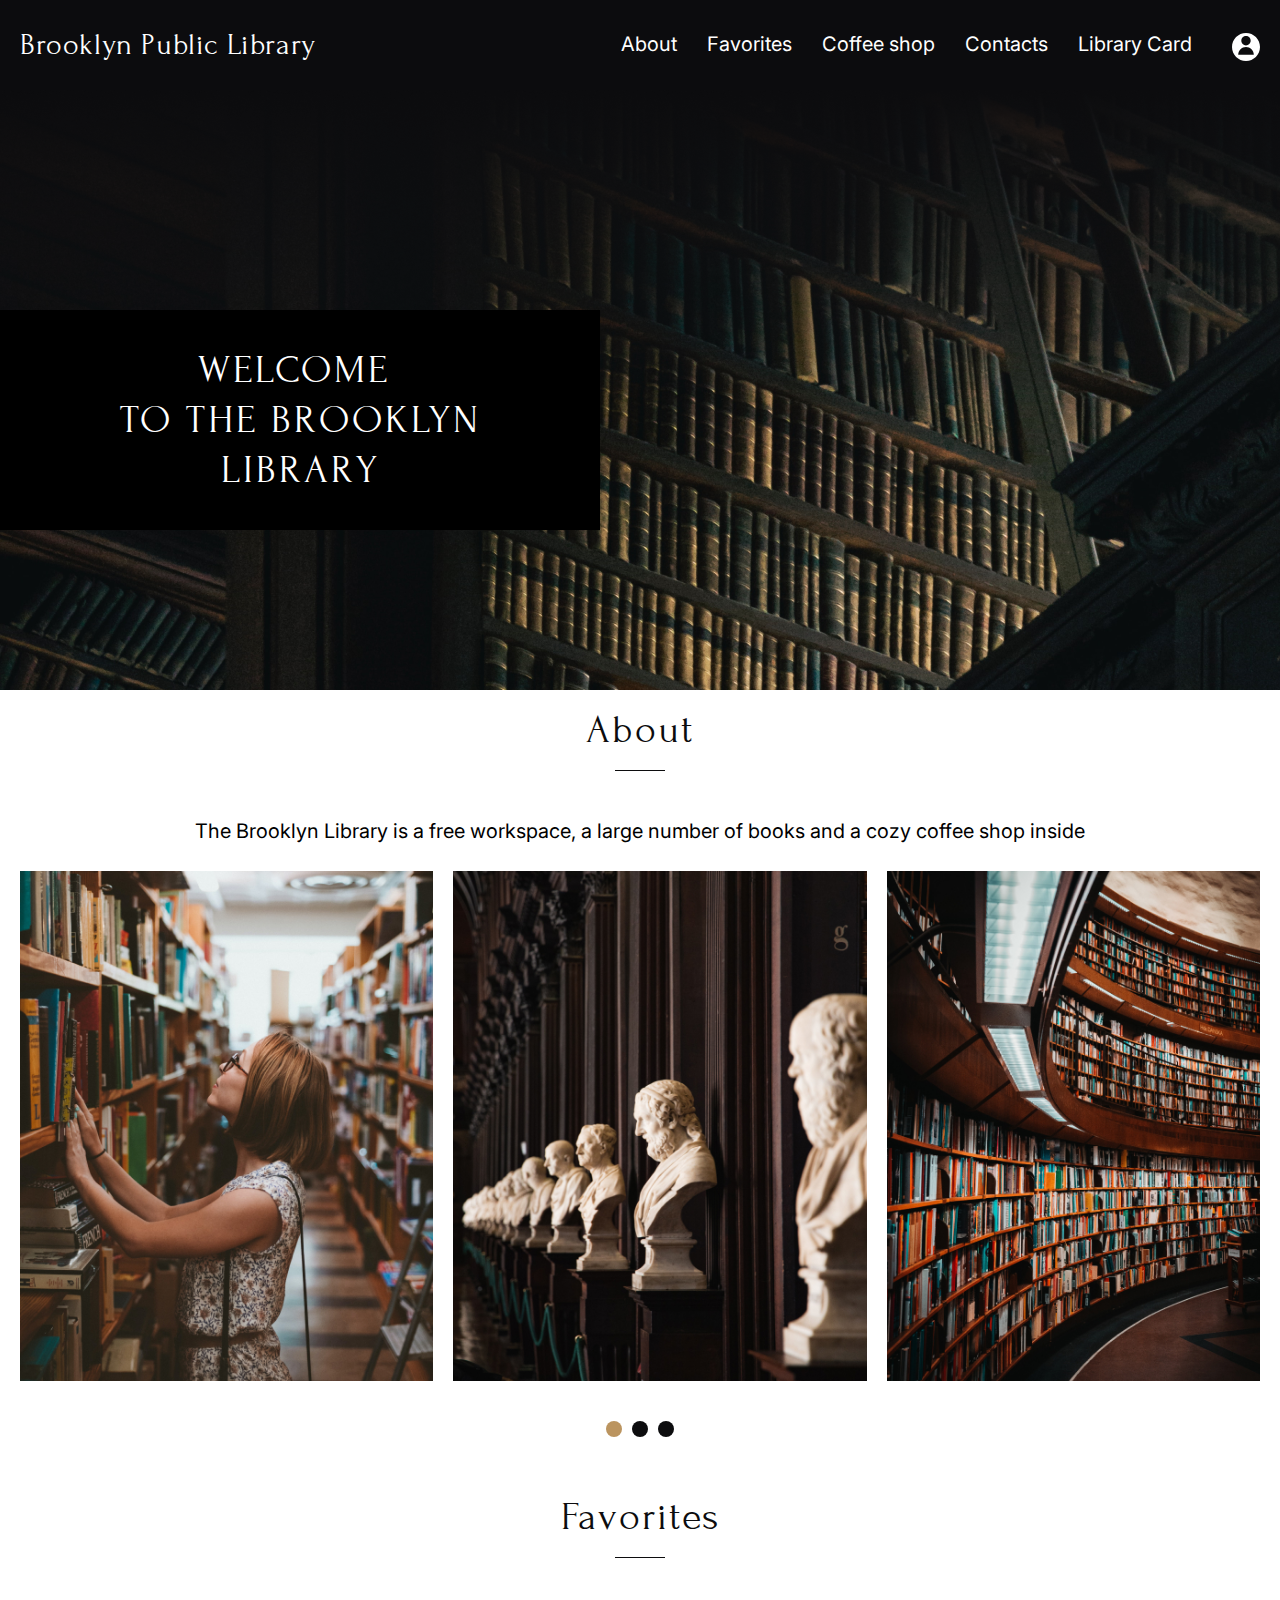
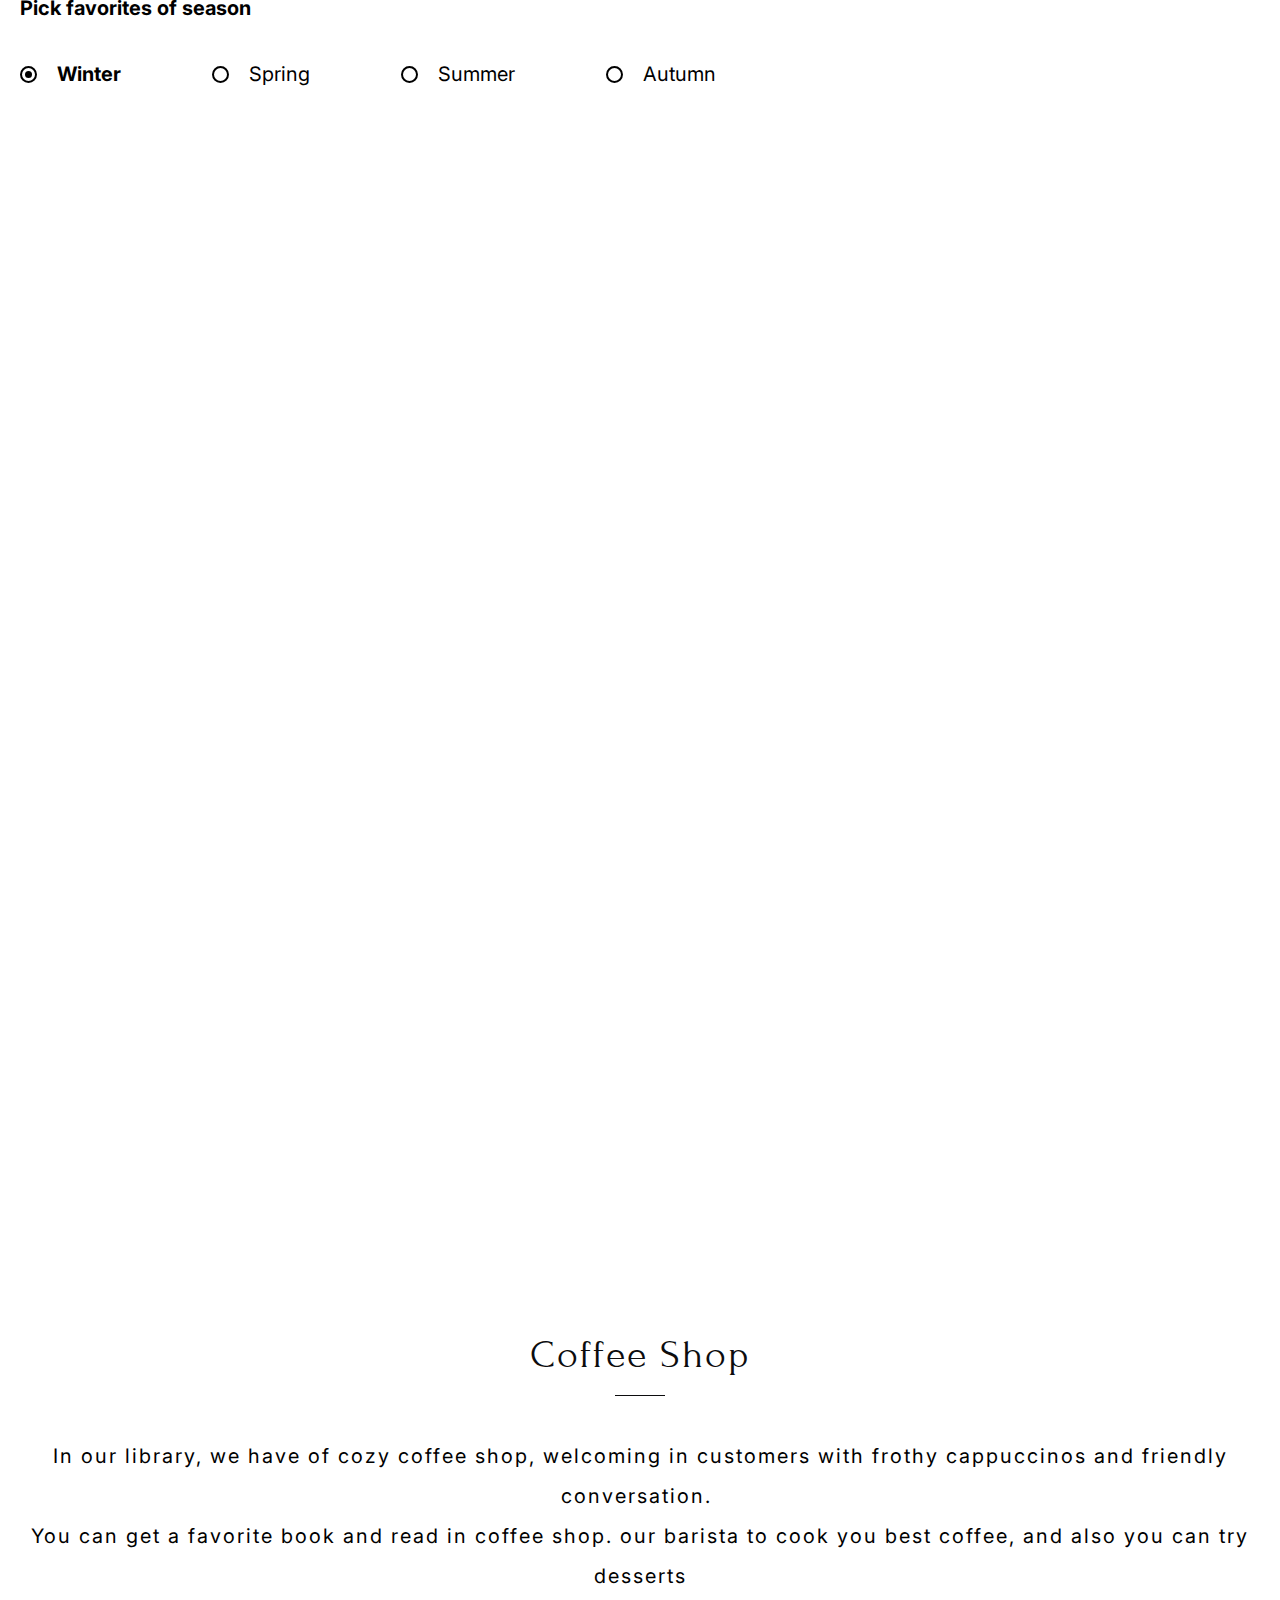
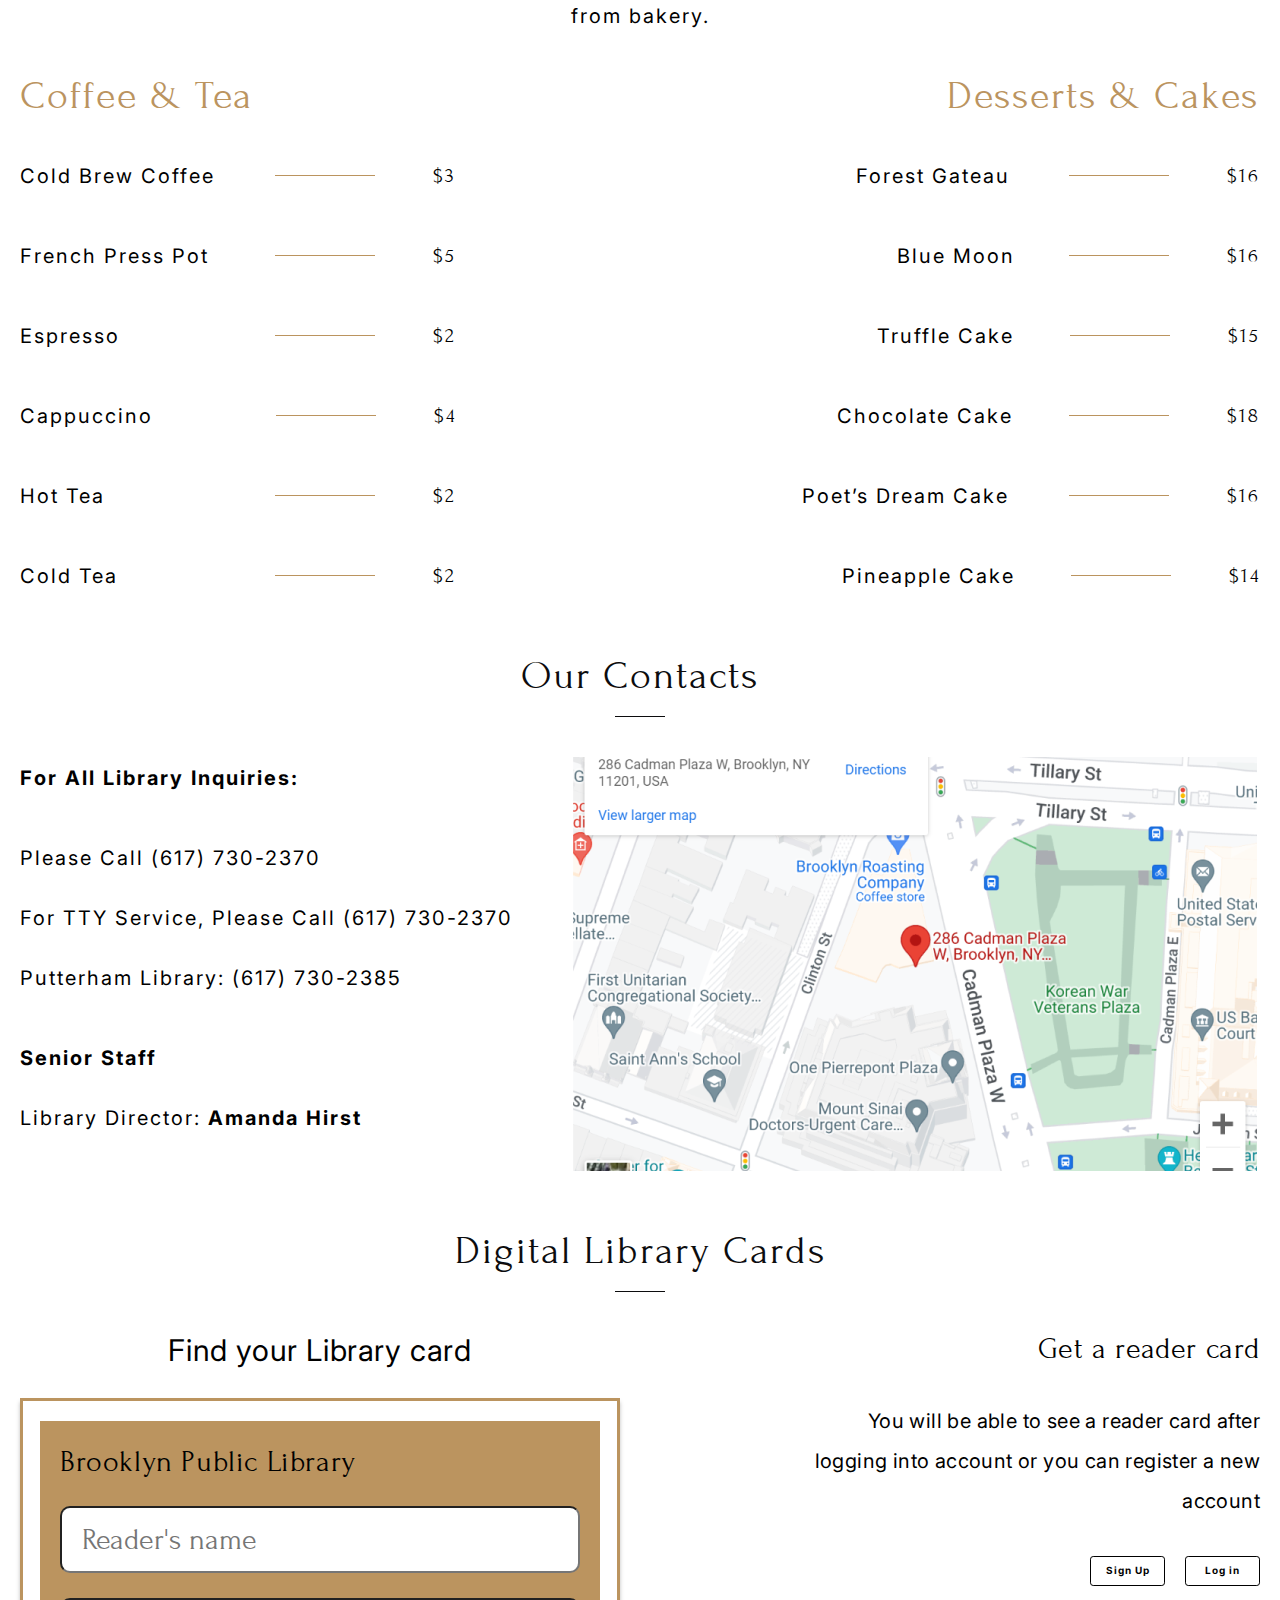
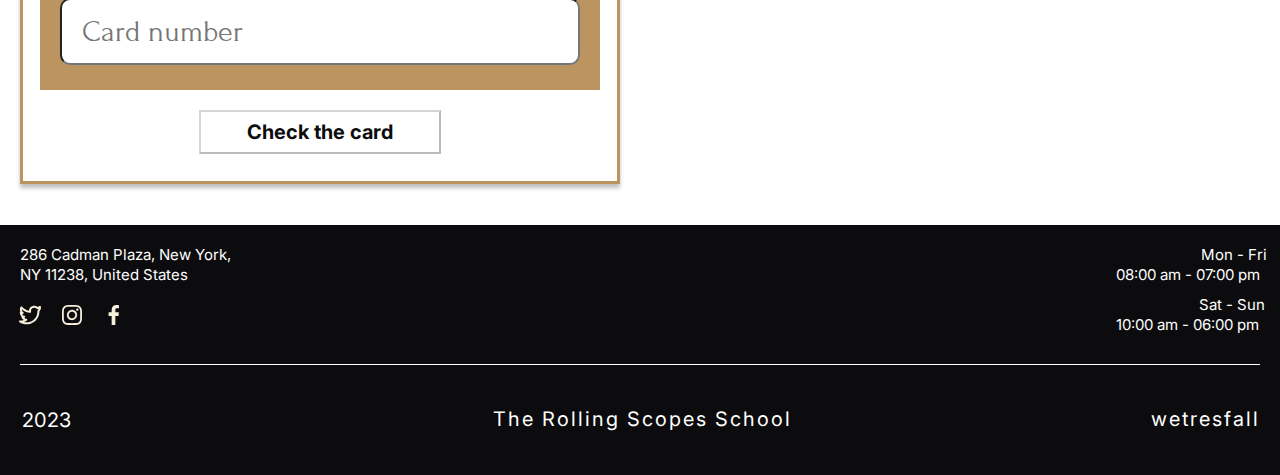
<file: library/index.html>
<!DOCTYPE html>
<html lang="en">
<head>
  <meta charset="UTF-8">
  <meta name="viewport" content="width=device-width, initial-scale=1.0">
  <title>Brooklyn Public Library</title>
  <link rel="icon" href="./assets/favicon/favicon.ico">
  <link rel="stylesheet" href="./css/normalize.css">
  <link rel="stylesheet" href="./css/fonts.css">
  <link rel="stylesheet" href="./css/style.css">
</head>
<body>

<!-- HEADER -->

  <header class="header">
    <div class="wrapper header__wrapper">
      <h1 class="header__heading">Brooklyn Public Library</h1>
      <div class="header__container">
        <nav class="header__nav">
          <ul class="header__list">
            <li class="header__item"><a class="header__link" href="#about">About</a></li>
            <li class="header__item"><a class="header__link" href="#favorites">Favorites</a></li>
            <li class="header__item"><a class="header__link" href="#coffee-shop">Coffee shop</a></li>
            <li class="header__item"><a class="header__link" href="#contacts">Contacts</a></li>
            <li class="header__item"><a class="header__link" href="#library-card">Library Card</a></li>
          </ul>
        </nav>
        <nav class="m-header__nav">
          <ul class="m-header__list">
            <li class="m-header__item"><a class="m-header__link" href="#about">About</a></li>
            <li class="m-header__item"><a class="m-header__link" href="#favorites">Favorites</a></li>
            <li class="m-header__item"><a class="m-header__link" href="#coffee-shop">Coffee shop</a></li>
            <li class="m-header__item"><a class="m-header__link" href="#contacts">Contacts</a></li>
            <li class="m-header__item"><a class="m-header__link" href="#library-card">Library Card</a></li>
          </ul>
        </nav>
        <div class="header__icon-profile">
          <img class="header__icon-profile-icon" src="./assets/svg/icon-profile.svg" alt="icon-profile">
        </div>

        <div class="drop-menu drop-menu__hidden">
          <div class="drop-menu__register">
            <p class="drop-menu__heading">Profile</p>
            <div class="drop-line"></div>
            <button type="button" class="drop-menu__button drop-menu__button_login">Log In</button>
            <button type="button" class="drop-menu__button drop-menu__button_register">Register</button>
          </div>
          <div class="drop-menu__login">
            <p class="drop-menu__code"></p>
            <button type="button" class="drop-menu__button drop-menu__button_profile">My profile</button>
            <button type="button" class="drop-menu__button drop-menu__button_log-out">Log Out</button>
          </div>
        </div>

        <div class="m-header__button">
          <span class="m-header__div"></span>
          <span class="m-header__div"></span>
          <span class="m-header__div"></span>
        </div>
      </div>
    </div>
  </header>

<!-- MAIN -->

  <main class="main">

<!-- SECTION: welcome to the brooklyn library -->

    <section class="section welcome">
      <div class="wrapper welcome__wrapper">
        <div class="welcome__container">
          <h3 class="welcome__paragraph">
          Welcome&nbsp;<br>to the Brooklyn<br>Library
          </h3>
        </div>
      </div>
    </section>

<!-- SECTION: about -->

    <section class="section about" id="about">
      <div class="wrapper about-wrapper">
        <h2 class="section-heading">About</h2>
        <div class="section-line"></div>
        <p class="about__description">
        The Brooklyn Library is a free workspace, a large number of books and a cozy coffee shop inside
        </p>
        <div class="about__carousel carousel">
          <button class="m-about__carret m-about__carret--left">
            <img src="./assets/svg/Carret_Left2.svg" alt="Carret_Left">
          </button>
          <div class="carousel__container">
          <img class="carousel__item m-carousel__item-1" src="./assets/img/carousel-img-1.jpg" alt="picture">
          <img class="carousel__item m-carousel__item-2" src="./assets/img/carousel-img-2.jpg" alt="picture">
          <img class="carousel__item m-carousel__item-3" src="./assets/img/carousel-img-3.jpg" alt="picture">
          <img class="carousel__item m-carousel__item-4" src="./assets/img/carousel-img-4.jpg" alt="picture">
          <img class="carousel__item m-carousel__item-5" src="./assets/img/carousel-img-5.jpg" alt="picture">
          </div>
          <button class="m-about__carret m-about__carret--right">
            <img src="./assets/svg/Carret_Right.svg" alt="Carret_Right">
          </button>
        </div>
        <div class="about__carousel-pagination carousel-pagination">
          <div class="carousel-pagination__substrate" data-position="1">
            <div class="carousel-pagination__button carousel-pagination__button--active"></div>
          </div>
          <div class="carousel-pagination__substrate" data-position="2">
            <div class="carousel-pagination__button"></div>
          </div>
          <div class="carousel-pagination__substrate" data-position="3">
            <div class="carousel-pagination__button"></div>
          </div>
          <div class="carousel-pagination__substrate m-carousel-pagination__substrate" data-position="4">
            <div class="carousel-pagination__button"></div>
          </div>
          <div class="carousel-pagination__substrate m-carousel-pagination__substrate" data-position="5">
            <div class="carousel-pagination__button"></div>
          </div>
        </div>


        <div class="qabout__carousel qcarousel">
          <div class="qcarousel__container">
            <img class="qcarousel__item qm-carousel__item-1" src="./assets/img/carousel-img-1.jpg" alt="picture">
            <img class="qcarousel__item qm-carousel__item-2" src="./assets/img/carousel-img-2.jpg" alt="picture">
            <img class="qcarousel__item qm-carousel__item-3" src="./assets/img/carousel-img-3.jpg" alt="picture">
            <img class="qcarousel__item qm-carousel__item-4" src="./assets/img/carousel-img-4.jpg" alt="picture">
            <img class="qcarousel__item qm-carousel__item-5" src="./assets/img/carousel-img-5.jpg" alt="picture">
          </div>
        </div>
        <div class="qabout__carousel-pagination qcarousel-pagination">
          <div class="qcarousel-pagination__substrate">
            <div class="qcarousel-pagination__button qcarousel-pagination__button--active" onclick="changeSlide(1)"></div>
          </div>
          <div class="qcarousel-pagination__substrate">
            <div class="qcarousel-pagination__button" onclick="changeSlide(2)"></div>
          </div>
          <div class="qcarousel-pagination__substrate">
            <div class="qcarousel-pagination__button" onclick="changeSlide(3)"></div>
          </div>
        </div>


      </div>
    </section>

<!-- SECTION: favorites -->

    <section class="section favorites" id="favorites">
      <div class="wrapper favorites-wrapper">
        <h2 class="section-heading">Favorites</h2>
        <div class="section-line section-line-favorites"></div>
        <div class="favorites-sticky">
        <p class="favorites__paragraph">
        Pick favorites of season
        </p>
        <div class="favorites__seasons">
          <div class="favorites__multiple">
            <input type="radio" name="season" id="winter" value="winter" checked>
            <label for="winter">
              <span class="favorites__label">Winter</span>
              <span class="favorites--circle">
                <span class="favorites--dt"></span>
              </span>
            </label>
          </div>
          <div class="favorites__multiple">
            <input type="radio" name="season" id="spring" value="spring">
            <label for="spring">
              <span class="favorites__label">Spring</span>
              <span class="favorites--circle">
                <span class="favorites--dt"></span>
              </span>
            </label>
          </div>
          <div class="favorites__multiple">
            <input type="radio" name="season" id="summer" value="summer">
            <label for="summer">
              <span class="favorites__label">Summer</span>
              <span class="favorites--circle">
                <span class="favorites--dt"></span>
              </span>
            </label>
          </div>
          <div class="favorites__multiple">
            <input type="radio" name="season" id="autumn" value="autumn">
            <label for="autumn">
              <span class="favorites__label">Autumn</span>
              <span class="favorites--circle">
                <span class="favorites--dt"></span>
              </span>
            </label>
          </div>
        </div>
        </div>


        <div class="favorites__card winter-vis visible toggle-element">
        <div class="favorites__cards-winter">
          <div class="favorite__card-items">
             <div class="favorite__card-items-wrapper">
                <h4 class="favorite__card-title">Staff Picks</h4>
                <div class="favorite__card-line"></div>
                <div class="favourite__card-title--div">
                  <span class="favourite__card-title--span">The Book Eaters</span><br>
                  By Sunyi Dean
                </div>
                <p class="favourite__card-text">
                An unusual sci-fi story about a book eater woman who tries desperately to save her dangerous mind-eater son from tradition and certain death. Complete with dysfunctional family values, light Sapphic romance, and a strong, complex protagonist. Not for the faint of heart.
                </p>
                <div class="favlog">
                <button class="favourite__card-button">Buy</button>
              </div>
                <img class="favorite__card-img" src="./assets/img/book-1.png" alt="picture">
             </div>
          </div>
          <div class="favorite__card-items">
             <div class="favorite__card-items-wrapper">
                <h4 class="favorite__card-title">Staff Picks</h4>
                <div class="favorite__card-line"></div>
                <div class="favourite__card-title--div">
                  <span class="favourite__card-title--span">cackle</span><br>
                  By Rachel Harrison
                </div>
                <p class="favourite__card-text">
                Are your Halloween movies of choice The Witches of Eastwick and Practical Magic? Look no further than here - where a woman recovering from a breakup moves to a quaint town in upstate New York and befriends a beautiful witch.
                </p>
              <div class="favlog">
                <button class="favourite__card-button">Buy</button>
              </div>
                <img class="favorite__card-img" src="./assets/img/book-2.png" alt="picture">
             </div>
          </div>
          <div class="favorite__card-items m-favorite__card-items-visible">
             <div class="favorite__card-items-wrapper">
                <h4 class="favorite__card-title">Staff Picks</h4>
                <div class="favorite__card-line"></div>
                <div class="favourite__card-title--div">
                  <span class="favourite__card-title--span">Dante:&nbsp;Poet&nbsp;of&nbsp;the&nbsp;Secular&nbsp;World</span><br>
                  By Erich Auerbach
                </div>
                <p class="favourite__card-text">
                Auerbach's engaging book places the 'Comedy' within the tradition of epic, tragedy, and philosophy in general, arguing for Dante's uniqueness as one who raised the individual and his drama of soul into something of divine significance—an inspired introduction to Dante's main themes.
                </p>
              <div class="favlog">
                <button class="favourite__card-button">Buy</button>
              </div>
                <img class="favorite__card-img" src="./assets/img/book-3.png" alt="picture">
             </div>
          </div>
          <div class="favorite__card-items m-favorite__card-items-hidden">
            <div class="favorite__card-items-wrapper">
               <h4 class="favorite__card-title">Staff Picks</h4>
               <div class="favorite__card-line"></div>
               <div class="favourite__card-title--div">
                 <span class="favourite__card-title--span">Dante: Poet of the Secular World</span><br>
                 By Erich Auerbach
               </div>
               <p class="favourite__card-text">
               Auerbach's engaging book places the 'Comedy' within the tradition of epic, tragedy, and philosophy in general, arguing for Dante's uniqueness as one who raised the individual and his drama of soul into something of divine significance—an inspired introduction to Dante's main themes.
               </p>
              <div class="favlog">
               <button class="favourite__card-button">Buy</button>
              </div>
               <img class="favorite__card-img" src="./assets/img/book-3.png" alt="picture">
            </div>
         </div>
          <div class="favorite__card-items">
             <div class="favorite__card-items-wrapper">
                <h4 class="favorite__card-title">Staff Picks</h4>
                <div class="favorite__card-line"></div>
                <div class="favourite__card-title--div">
                  <span class="favourite__card-title--span">The Last Queen</span><br>
                  By Clive Irving
                </div>
                <p class="favourite__card-text">
                A timely and revelatory new biography of Queen Elizabeth (and her family) exploring how the Windsors have evolved and thrived as the modern world has changed around them.
                </p>
              <div class="favlog">
                <button class="favourite__card-button">Buy</button>
              </div>
                <img class="favorite__card-img" src="./assets/img/book-4.png" alt="picture">
             </div>
          </div>
        </div>
        </div>


        <div class="favorites__card spring-vis toggle-element">
        <div class="favorites__cards-winter">
          <div class="favorite__card-items">
             <div class="favorite__card-items-wrapper">
                <h4 class="favorite__card-title">Staff Picks</h4>
                <div class="favorite__card-line"></div>
                <div class="favourite__card-title--div">
                  <span class="favourite__card-title--span">THE BODY</span><br>
                  By Stephen King
                </div>
                <p class="favourite__card-text">
                  Powerful Novel That Takes You Back To A Nostalgic Time, Exploring Both The Beauty And Danger And Loss Of Innocence That Is Youth.
                </p>
              <div class="favlog">
                <button class="favourite__card-button">Buy</button>
              </div>
                <img class="favorite__card-img" src="./assets/img/book-5.png" alt="picture">
             </div>
          </div>
          <div class="favorite__card-items">
             <div class="favorite__card-items-wrapper">
                <h4 class="favorite__card-title">Staff Picks</h4>
                <div class="favorite__card-line"></div>
                <div class="favourite__card-title--div">
                  <span class="favourite__card-title--span">CARRY: A MEMOIR OF SURVIVAL ON STOLEN LAND</span><br>
                  By Toni Jenson
                </div>
                <p class="favourite__card-text">
                  This Memoir About The Author's Relationship With Gun Violence Feels Both Expansive And Intimate, Resulting In A Lyrical Indictment Of The Way Things Are.
                </p>
              <div class="favlog">
                <button class="favourite__card-button">Buy</button>
              </div>
                <img class="favorite__card-img" src="./assets/img/book-6.png" alt="picture">
             </div>
          </div>
          <div class="favorite__card-items m-favorite__card-items-visible">
             <div class="favorite__card-items-wrapper">
                <h4 class="favorite__card-title">Staff Picks</h4>
                <div class="favorite__card-line"></div>
                <div class="favourite__card-title--div">
                  <span class="favourite__card-title--span">DAYS OF DISTRACTION</span><br>
                  By Alexandra Chang
                </div>
                <p class="favourite__card-text">
                  A Sardonic View Of Silicon Valley Culture, A Meditation On Race, And A Journal Of Displacement And Belonging, All In One Form-Defying Package Of Spare Prose.
                </p>
              <div class="favlog">
                <button class="favourite__card-button">Buy</button>
              </div>
                <img class="favorite__card-img" src="./assets/img/book-7.png" alt="picture">
             </div>
          </div>
          <div class="favorites__card favorite__card-items">
             <div class="favorite__card-items-wrapper">
                <h4 class="favorite__card-title">Staff Picks</h4>
                <div class="favorite__card-line"></div>
                <div class="favourite__card-title--div">
                  <span class="favourite__card-title--span">DOMINICANA</span><br>
                  By Angie Cruz
                </div>
                <p class="favourite__card-text">
                  A Fascinating Story Of A Teenage Girl Who Marries A Man Twice Her Age With The Promise To Bring Her To America. Her Marriage Is An Opportunity For Her Family To Eventually Immigrate. For Fans Of Isabel Allende And Julia Alvarez.
                </p>
              <div class="favlog">
                <button class="favourite__card-button">Buy</button>
              </div>
                <img class="favorite__card-img" src="./assets/img/book-8.png" alt="picture">
             </div>
          </div>
        </div>
        </div>


        <div class="favorites__card summer-vis toggle-element">
        <div class="favorites__cards-winter">
          <div class="favorite__card-items">
             <div class="favorite__card-items-wrapper">
                <h4 class="favorite__card-title">Staff Picks</h4>
                <div class="favorite__card-line"></div>
                <div class="favourite__card-title--div">
                  <span class="favourite__card-title--span">CRUDE: A MEMOIR</span><br>
                  By Pablo Fajardo & ​​Sophie Tardy-Joubert
                </div>
                <p class="favourite__card-text">
                  Drawing And Color By Damien Roudeau | This Book Illustrates The Struggles Of A Group Of Indigenous Ecuadoreans As They Try To Sue The ChevronTexaco Company For Damage Their Oil Fields Did To The Amazon And Her People
                </p>
              <div class="favlog">
                <button class="favourite__card-button">Buy</button>
              </div>
                <img class="favorite__card-img" src="./assets/img/book-9.png" alt="picture">
             </div>
          </div>
          <div class="favorite__card-items">
             <div class="favorite__card-items-wrapper">
                <h4 class="favorite__card-title">Staff Picks</h4>
                <div class="favorite__card-line"></div>
                <div class="favourite__card-title--div">
                  <span class="favourite__card-title--span">LET MY PEOPLE GO SURFING</span><br>
                  By Yvon Chouinard
                </div>
                <p class="favourite__card-text">
                  Chouinard—Climber, Businessman, Environmentalist—Shares Tales Of Courage And Persistence From His Experience Of Founding And Leading Patagonia, Inc. Full Title: Let My People Go Surfing: The Education Of A Reluctant Businessman, Including 10 More Years Of Business Unusual.
                </p>
              <div class="favlog">
                <button class="favourite__card-button">Buy</button>
              </div>
                <img class="favorite__card-img" src="./assets/img/book-10.png" alt="picture">
             </div>
          </div>
          <div class="favorite__card-items m-favorite__card-items-visible">
             <div class="favorite__card-items-wrapper">
                <h4 class="favorite__card-title">Staff Picks</h4>
                <div class="favorite__card-line"></div>
                <div class="favourite__card-title--div">
                  <span class="favourite__card-title--span">THE OCTOPUS MUSEUM: POEMS</span><br>
                  By Brenda Shaughnessy
                </div>
                <p class="favourite__card-text">
                  This Collection Of Bold And Scathingly Beautiful Feminist Poems Imagines What Comes After Our Current Age Of Environmental Destruction, Racism, Sexism, And Divisive Politics.
                </p>
              <div class="favlog">
                <button class="favourite__card-button">Buy</button>
              </div>
                <img class="favorite__card-img" src="./assets/img/book-11.png" alt="picture">
             </div>
          </div>
          <div class="favorite__card-items">
             <div class="favorite__card-items-wrapper">
                <h4 class="favorite__card-title">Staff Picks</h4>
                <div class="favorite__card-line"></div>
                <div class="favourite__card-title--div">
                  <span class="favourite__card-title--span">SHARK DIALOGUES: A NOVEL</span><br>
                  By Kiana Davenport
                </div>
                <p class="favourite__card-text">
                  An Epic Saga Of Seven Generations Of One Family Encompasses The Tumultuous History Of Hawaii As A Hawaiian Woman Gathers Her Four Granddaughters Together In An Erotic Tale Of Villains And Dreamers, Queens And Revolutionaries, Lepers And Healers.
                </p>
              <div class="favlog">
                <button class="favourite__card-button">Buy</button>
              </div>
                <img class="favorite__card-img" src="./assets/img/book-12.png" alt="picture">
             </div>
          </div>
        </div>
       </div>


        <div class="favorites__card autumn-vis toggle-element">
        <div class="favorites__cards-winter">
          <div class="favorite__card-items">
             <div class="favorite__card-items-wrapper">
                <h4 class="favorite__card-title">Staff Picks</h4>
                <div class="favorite__card-line"></div>
                <div class="favourite__card-title--div">
                  <span class="favourite__card-title--span">CASUAL CONVERSATION</span><br>
                  By Renia White
                </div>
                <p class="favourite__card-text">
                  White's Impressive Debut Collection Takes Readers Through And Beyond The Concepts Of Conversation And The Casual - Both What We Say To Each Other And What We Don't, Examining The Possibilities Around How We Construct And Communicate Identity.
                </p>
              <div class="favlog">
                <button class="favourite__card-button">Buy</button>
              </div>
                <img class="favorite__card-img" src="./assets/img/book-13.png" alt="picture">
             </div>
          </div>
          <div class="favorite__card-items">
             <div class="favorite__card-items-wrapper">
                <h4 class="favorite__card-title">Staff Picks</h4>
                <div class="favorite__card-line"></div>
                <div class="favourite__card-title--div">
                  <span class="favourite__card-title--span">THE GREAT FIRE</span><br>
                  By Lou Ureneck
                </div>
                <p class="favourite__card-text">
                  The Harrowing Story Of An Ordinary American And A Principled Naval Officer Who, Horrified By The Burning Of Smyrna, Led An Extraordinary Rescue Effort That Saved A Quarter Of A Million Refugees From The Armenian Genocide
                </p>
              <div class="favlog">
                <button class="favourite__card-button">Buy</button>
              </div>
                <img class="favorite__card-img" src="./assets/img/book-14.png" alt="picture">
             </div>
          </div>
          <div class="favorite__card-items m-favorite__card-items-visible">
             <div class="favorite__card-items-wrapper">
                <h4 class="favorite__card-title">Staff Picks</h4>
                <div class="favorite__card-line"></div>
                <div class="favourite__card-title--div">
                  <span class="favourite__card-title--span">RICKEY: THE LIFE AND LEGEND</span><br>
                  By Howard Bryant
                </div>
                <p class="favourite__card-text">
                  With The Fall Rolling Around, One Can't Help But Think Of Baseball's Postseason Coming Up! And What Better Way To Prepare For It Than Reading The Biography Of One Of The Game's All-Time Greatest Performers, The Man Of Steal, Rickey Henderson?
                </p>
              <div class="favlog">
                <button class="favourite__card-button">Buy</button>
              </div>
                <img class="favorite__card-img" src="./assets/img/book-15.png" alt="picture">
             </div>
          </div>
          <div class="favorite__card-items">
             <div class="favorite__card-items-wrapper">
                <h4 class="favorite__card-title">Staff Picks</h4>
                <div class="favorite__card-line"></div>
                <div class="favourite__card-title--div">
                  <span class="favourite__card-title--span">SLUG: AND OTHER STORIES</span><br>
                  By Megan Milks
                </div>
                <p class="favourite__card-text">
                  Exes Tegan And Sara Find Themselves Chained Together By Hairballs Of Codependency. A Father And Child Experience The Shared Trauma Of Giving Birth To Gods From Their Wounds.
                </p>
              <div class="favlog">
                <button class="favourite__card-button">Buy</button>
              </div>
                <img class="favorite__card-img" src="./assets/img/book-16.png" alt="picture">
             </div>
          </div>
        </div>
       </div>



      </div>
    </section>

<!-- SECTION: coffee shop -->

    <section class="section coffee-shop" id="coffee-shop">
      <div class="wrapper coffee-wrapper">
        <h2 class="section-heading">Coffee shop</h2>
        <div class="section-line coffee-shop__section-line"></div>
        <p class="coffee-shop__p" >
          <span>I</span>n our library, we have of cozy coffee shop, welcoming in customers with frothy cappuccinos and friendly conversation.&nbsp;<br>
          <span>Y</span>ou can get a favorite book and read in coffee shop. Our barista to cook you best coffee, and also you can try desserts <br>from bakery.
        </p>
        <p class="m-coffee-shop__p" >
          <span>I</span>n our library, we have of cozy coffee shop, welcoming in customers with frothy cappuccinos and friendly conversation.&nbsp;<br>
          <span class="m-Y">Y</span>ou can get a favorite book and read in coffee shop. Our barista to cook you best coffee, and also you can try desserts from <br>bakery.
        </p>
        <div class="coffee-shop__menu">
          <div class="coffee-shop__menu-block">
            <h5 class="coffee-shop__menu-h">Coffee & Tea</h5>
            <div class="coffee-shop__menu-wrapper">
              <p class="coffee-shop__menu-p">Cold Brew Coffee</p>
              <div class="coffee-shop__menu-line"></div>
              <div class="coffee-shop__menu-price">$3</div>
            </div>
            <div class="coffee-shop__menu-wrapper">
              <p class="coffee-shop__menu-p">French Press Pot</p>
              <div class="coffee-shop__menu-line"></div>
              <div class="coffee-shop__menu-price">$5</div>
            </div>
            <div class="coffee-shop__menu-wrapper">
              <p class="coffee-shop__menu-p">Espresso</p>
              <div class="coffee-shop__menu-line"></div>
              <div class="coffee-shop__menu-price">$2</div>
            </div>
            <div class="coffee-shop__menu-wrapper">
              <p class="coffee-shop__menu-p">Cappuccino</p>
              <div class="coffee-shop__menu-line"></div>
              <div class="coffee-shop__menu-price">$4</div>
            </div>
            <div class="coffee-shop__menu-wrapper">
              <p class="coffee-shop__menu-p">Hot tea</p>
              <div class="coffee-shop__menu-line"></div>
              <div class="coffee-shop__menu-price">$2</div>
            </div>
            <div class="coffee-shop__menu-wrapper">
              <p class="coffee-shop__menu-p">Cold tea</p>
              <div class="coffee-shop__menu-line"></div>
              <div class="coffee-shop__menu-price">$2</div>
            </div>
          </div>
          <div class="coffee-shop__menu-block m-coffee-shop__menu-block">
            <h5 class="coffee-shop__menu-h coffee-shop__menu-h-right">Desserts & Cakes</h5>
            <div class="coffee-shop__menu-wrapper">
              <p class="coffee-shop__menu-p coffee-shop__menu-p-right1">Forest Gateau</p>
              <div class="coffee-shop__menu-line"></div>
              <div class="coffee-shop__menu-price">$16</div>
            </div>
            <div class="coffee-shop__menu-wrapper">
              <p class="coffee-shop__menu-p coffee-shop__menu-p-right2">Blue Moon</p>
              <div class="coffee-shop__menu-line"></div>
              <div class="coffee-shop__menu-price">$16</div>
            </div>
            <div class="coffee-shop__menu-wrapper">
              <p class="coffee-shop__menu-p coffee-shop__menu-p-right3">Truffle Cake</p>
              <div class="coffee-shop__menu-line"></div>
              <div class="coffee-shop__menu-price">$15</div>
            </div>
            <div class="coffee-shop__menu-wrapper">
              <p class="coffee-shop__menu-p coffee-shop__menu-p-right4">Chocolate Cake</p>
              <div class="coffee-shop__menu-line"></div>
              <div class="coffee-shop__menu-price">$18</div>
            </div>
            <div class="coffee-shop__menu-wrapper">
              <p class="coffee-shop__menu-p">Poet’s Dream Cake</p>
              <div class="coffee-shop__menu-line"></div>
              <div class="coffee-shop__menu-price">$16</div>
            </div>
            <div class="coffee-shop__menu-wrapper">
              <p class="coffee-shop__menu-p coffee-shop__menu-p-right6">Pineapple Cake</p>
              <div class="coffee-shop__menu-line"></div>
              <div class="coffee-shop__menu-price">$14</div>
            </div>
          </div>
        </div>
      </div>
    </section>

<!-- SECTION: our contacts -->

    <section class="section contacts" id="contacts">
      <div class="wrapper contacts-wrapper">
        <h2 class="section-heading">Our Contacts</h2>
        <div class="section-line contacts__section-line"></div>
        <div class="contacts__container">
          <div class="contacts__texts">
            <p class="contacts__p1"><b>For All Library Inquiries:</b></p>
            <p class="contacts__p2">Please Call <a href="tel:6177302370"
              class="contacts__phones">(617)&nbsp;730-2370</a></p>
            <p class="contacts__p3">For TTY Service, Please Call <a href="tel:6177302370"
              class="contacts__phones">(617)&nbsp;730-2370</a></p>
            <p class="contacts__p4">Putterham Library: <a href="tel:6177302385"
              class="contacts__phones">(617)&nbsp;730-2385</a></p>
            <p class="contacts__p5"><b>Senior Staff</b></p>
            <p class="contacts__p6">Library Director: <b><a href="mailto:AmandaHirst@gmail.com"
              class="contacts__staff">Amanda Hirst</a></b></p>
          </div>
          <div class="m-contacts__div">
            <img src="./assets/img/map.png" alt="map">
          </div>
        </div>
      </div>
    </section>

<!-- SECTION: digital library cards -->

    <section class="section library-card" id="library-card">
      <div class="wrapper library-card-wrapper">
        <h2 class="section-heading library-card__section-heading">Digital Library Cards</h2>
        <div class="section-line library-card__section-line"></div>
        <div class="library-card__container">
          <div class="library-card__container-left">
              <p class="library-card__title">Find your Library card</p>
              <form class="library-card__form" action="#">
                  <div class="library-card__form-container-general">
                      <p class="library-card__form-title">
                      Brooklyn Public Library
                      </p>
                      <div class="library-card__form-container-inputs">
                          <input class="q" placeholder="Reader's name " type="text">
                          <input class="qq" placeholder="Card number" type="text">
                          <input class="qqq" placeholder="John Doe" type="text">
                          <input class="qqqq" placeholder="F00234030" type="text">
                      </div>
                  </div>
                  <div class="svgimg">
                    <img src="./assets/svg/cards profile.svg" alt="card">
                  </div>
                  <button disabled class="library-card__button-form">Check the card</button>
              </form>
          </div>
          <div class="library-card__container-right">
              <p class="library-card__get">Get a reader card</p>
              <p class="library-card__get-description">
                You will be able to see a reader card after logging into account or you can register a new account
              </p>
              <div class="library-card__button-get">
                  <div class="button-get-sign">
                  <button class="button-get">Sign Up</button>
                  </div>
                  <div class="button-get-login">
                  <button class="button-get">Log in</button>
                </div>
                <div class="button-get-profile">
                  <button class="button-get">Profile</button>
                </div>
              </div>
          </div>
        </div>
      </div>
    </section>
  </main>

<!-- FOOTER -->

  <footer class="footer">
    <div class="wrapper footer-wrapper">
      <div class="footer__basement">
        <div class="footer__basement-left">
          <div class="footer__basement-address">
            <address>
              <a href="https://www.google.com/maps/search/286+Cadman+Plaza,+New+York,+NY+11238,+United+States/@40.6956377,-73.9932709,17z/data=!3m1!4b1?entry=ttu" target="_blank">286 Cadman Plaza, New York, <br>
                NY 11238, United States</a>
            </address>
            <ul>
              <li>
                <a class="svg" href="https://twitter.com" target="_blank">
                  <svg xmlns="http://www.w3.org/2000/svg" width="24" height="24" viewBox="0 0 24 24" fill="none">
                    <path d="M22.9912 3.95021C22.9913 3.77357 22.9447 3.60007 22.8559 3.44735C22.7671 3.29464 22.6395 3.16817 22.486 3.08084C22.3324 2.9935 22.1585 2.94842 21.9819 2.95017C21.8053 2.95193 21.6323 3.00046 21.4805 3.09083C20.8952 3.43921 20.265 3.70601 19.6075 3.88383C18.6685 3.07806 17.4708 2.63713 16.2335 2.64164C14.8761 2.6432 13.5724 3.17223 12.5977 4.11702C11.623 5.06181 11.0537 6.3484 11.0099 7.70512C8.33384 7.27838 5.90849 5.88164 4.19631 3.78126C4.09315 3.65609 3.9614 3.55757 3.81217 3.494C3.66295 3.43043 3.50062 3.40368 3.33889 3.41601C3.17725 3.42932 3.02128 3.4818 2.88448 3.56892C2.74768 3.65603 2.63416 3.77516 2.55373 3.91601C2.14126 4.63582 1.90436 5.44276 1.86228 6.27131C1.8202 7.09986 1.97412 7.92666 2.31154 8.68456L2.30959 8.68651C2.15794 8.77991 2.03278 8.91066 1.94609 9.06625C1.85941 9.22185 1.81409 9.39708 1.81447 9.57519C1.81263 9.72211 1.82145 9.86898 1.84084 10.0146C1.94298 11.2729 2.50062 12.4507 3.4092 13.3271C3.34756 13.4446 3.30994 13.5731 3.29854 13.7052C3.28714 13.8373 3.30218 13.9704 3.34279 14.0967C3.7389 15.3308 4.58129 16.3727 5.7051 17.0185C4.56334 17.46 3.33052 17.614 2.11525 17.4668C1.89032 17.4386 1.66248 17.4876 1.4691 17.6059C1.27572 17.7242 1.12828 17.9047 1.05097 18.1178C0.973654 18.3309 0.97106 18.5639 1.04361 18.7787C1.11616 18.9935 1.25955 19.1772 1.45025 19.2998C3.54034 20.646 5.97393 21.3617 8.46002 21.3613C11.2793 21.393 14.03 20.4921 16.2843 18.7988C18.5385 17.1054 20.17 14.7145 20.9248 11.998C21.2779 10.8146 21.4582 9.58648 21.46 8.35157C21.46 8.28614 21.46 8.21876 21.459 8.15138C21.9811 7.58831 22.3856 6.92668 22.6487 6.20527C22.9118 5.48387 23.0283 4.7172 22.9912 3.95021ZM19.6846 7.16212C19.5194 7.35746 19.4358 7.60891 19.4512 7.86427C19.461 8.02927 19.46 8.19527 19.46 8.35157C19.4579 9.39511 19.305 10.4329 19.0059 11.4326C18.3894 13.744 17.015 15.7817 15.103 17.2192C13.1909 18.6568 10.8517 19.4111 8.46002 19.3613C7.6009 19.3616 6.74474 19.2606 5.90924 19.0606C6.97465 18.7172 7.97083 18.1879 8.85162 17.4971C9.01385 17.3693 9.13257 17.1945 9.19151 16.9967C9.25044 16.7988 9.2467 16.5875 9.18079 16.3918C9.11489 16.1961 8.99005 16.0257 8.8234 15.9038C8.65675 15.7819 8.45647 15.7145 8.25002 15.7109C7.41885 15.698 6.62515 15.363 6.03615 14.7764C6.18557 14.7481 6.33401 14.7129 6.48147 14.6709C6.69748 14.6094 6.88651 14.477 7.01813 14.295C7.14975 14.1131 7.21629 13.8921 7.20704 13.6677C7.1978 13.4433 7.1133 13.2285 6.96715 13.058C6.82101 12.8874 6.62173 12.7711 6.40139 12.7275C5.91893 12.6323 5.46494 12.427 5.0747 12.1277C4.68447 11.8284 4.36852 11.4432 4.15139 11.002C4.33212 11.0266 4.514 11.0419 4.69631 11.0479C4.91289 11.0511 5.1249 10.9854 5.30169 10.8603C5.47847 10.7351 5.61086 10.5569 5.67971 10.3516C5.74569 10.1443 5.74229 9.92123 5.67004 9.7161C5.59778 9.51096 5.46061 9.33499 5.27932 9.21485C4.83947 8.92182 4.47916 8.52427 4.23068 8.0578C3.98219 7.59134 3.85328 7.07052 3.85549 6.54201C3.85549 6.47561 3.85744 6.4092 3.86135 6.34377C6.10261 8.43402 9.00967 9.66621 12.0703 9.82326C12.2248 9.82934 12.3787 9.80024 12.5203 9.73816C12.6619 9.67607 12.7875 9.58262 12.8877 9.46486C12.9869 9.34596 13.0571 9.20566 13.0929 9.05501C13.1286 8.90437 13.1289 8.74748 13.0937 8.5967C13.0366 8.35806 13.0074 8.11357 13.0068 7.86818C13.0077 7.01271 13.348 6.19254 13.9529 5.58764C14.5578 4.98274 15.378 4.64251 16.2334 4.64161C16.6736 4.64043 17.1092 4.7305 17.5127 4.90615C17.9163 5.0818 18.2791 5.3392 18.5781 5.66212C18.6935 5.7862 18.8386 5.87871 18.9998 5.93085C19.161 5.98299 19.3329 5.99303 19.499 5.96001C19.9098 5.88006 20.3147 5.7724 20.7109 5.63775C20.4407 6.19072 20.0953 6.70369 19.6846 7.16212Z" fill="#F5EFDB"/>
                  </svg>
                </a>
              </li>
              <li>
                <a class="svg" href="https://www.instagram.com" target="_blank">
                  <svg xmlns="http://www.w3.org/2000/svg" width="24" height="24" viewBox="0 0 24 24" fill="none">
                    <path d="M17.34 5.46C17.1027 5.46 16.8707 5.53038 16.6733 5.66224C16.476 5.79409 16.3222 5.98151 16.2313 6.20078C16.1405 6.42005 16.1168 6.66133 16.1631 6.89411C16.2094 7.12689 16.3236 7.34071 16.4915 7.50853C16.6593 7.67635 16.8731 7.79064 17.1059 7.83694C17.3387 7.88324 17.5799 7.85948 17.7992 7.76866C18.0185 7.67783 18.2059 7.52402 18.3378 7.32668C18.4696 7.12935 18.54 6.89734 18.54 6.66C18.54 6.34174 18.4136 6.03652 18.1885 5.81147C17.9635 5.58643 17.6583 5.46 17.34 5.46ZM21.94 7.88C21.9206 7.0503 21.7652 6.2294 21.48 5.45C21.2257 4.78313 20.83 4.17928 20.32 3.68C19.8248 3.16743 19.2196 2.77418 18.55 2.53C17.7727 2.23616 16.9508 2.07721 16.12 2.06C15.06 2 14.72 2 12 2C9.28 2 8.94 2 7.88 2.06C7.04915 2.07721 6.22734 2.23616 5.45 2.53C4.78168 2.77665 4.17693 3.16956 3.68 3.68C3.16743 4.17518 2.77418 4.78044 2.53 5.45C2.23616 6.22734 2.07721 7.04915 2.06 7.88C2 8.94 2 9.28 2 12C2 14.72 2 15.06 2.06 16.12C2.07721 16.9508 2.23616 17.7727 2.53 18.55C2.77418 19.2196 3.16743 19.8248 3.68 20.32C4.17693 20.8304 4.78168 21.2234 5.45 21.47C6.22734 21.7638 7.04915 21.9228 7.88 21.94C8.94 22 9.28 22 12 22C14.72 22 15.06 22 16.12 21.94C16.9508 21.9228 17.7727 21.7638 18.55 21.47C19.2196 21.2258 19.8248 20.8326 20.32 20.32C20.8322 19.8226 21.2283 19.2182 21.48 18.55C21.7652 17.7706 21.9206 16.9497 21.94 16.12C21.94 15.06 22 14.72 22 12C22 9.28 22 8.94 21.94 7.88ZM20.14 16C20.1327 16.6348 20.0178 17.2637 19.8 17.86C19.6403 18.2952 19.3839 18.6884 19.05 19.01C18.7256 19.3405 18.3332 19.5964 17.9 19.76C17.3037 19.9778 16.6748 20.0927 16.04 20.1C15.04 20.15 14.67 20.16 12.04 20.16C9.41 20.16 9.04 20.16 8.04 20.1C7.38089 20.1123 6.72459 20.0109 6.1 19.8C5.68578 19.6281 5.31136 19.3728 5 19.05C4.66809 18.7287 4.41484 18.3352 4.26 17.9C4.01586 17.2952 3.88044 16.6519 3.86 16C3.86 15 3.8 14.63 3.8 12C3.8 9.37 3.8 9 3.86 8C3.86448 7.35106 3.98295 6.70795 4.21 6.1C4.38605 5.67791 4.65627 5.30166 5 5C5.30381 4.65617 5.67929 4.3831 6.1 4.2C6.70955 3.98004 7.352 3.86508 8 3.86C9 3.86 9.37 3.8 12 3.8C14.63 3.8 15 3.8 16 3.86C16.6348 3.86728 17.2637 3.98225 17.86 4.2C18.3144 4.36865 18.7223 4.64285 19.05 5C19.3777 5.30718 19.6338 5.68273 19.8 6.1C20.0223 6.70893 20.1373 7.35178 20.14 8C20.19 9 20.2 9.37 20.2 12C20.2 14.63 20.19 15 20.14 16ZM12 6.87C10.9858 6.87198 9.99496 7.17453 9.15265 7.73942C8.31035 8.30431 7.65438 9.1062 7.26763 10.0438C6.88089 10.9813 6.78072 12.0125 6.97979 13.0069C7.17886 14.0014 7.66824 14.9145 8.38608 15.631C9.10392 16.3474 10.018 16.835 11.0129 17.0321C12.0077 17.2293 13.0387 17.1271 13.9755 16.7385C14.9123 16.35 15.7129 15.6924 16.2761 14.849C16.8394 14.0056 17.14 13.0142 17.14 12C17.1413 11.3251 17.0092 10.6566 16.7512 10.033C16.4933 9.40931 16.1146 8.84281 15.6369 8.36605C15.1592 7.88929 14.5919 7.51168 13.9678 7.25493C13.3436 6.99818 12.6749 6.86736 12 6.87ZM12 15.33C11.3414 15.33 10.6976 15.1347 10.15 14.7688C9.60234 14.4029 9.17552 13.8828 8.92348 13.2743C8.67144 12.6659 8.6055 11.9963 8.73398 11.3503C8.86247 10.7044 9.17963 10.111 9.64533 9.64533C10.111 9.17963 10.7044 8.86247 11.3503 8.73398C11.9963 8.6055 12.6659 8.67144 13.2743 8.92348C13.8828 9.17552 14.4029 9.60234 14.7688 10.15C15.1347 10.6976 15.33 11.3414 15.33 12C15.33 12.4373 15.2439 12.8703 15.0765 13.2743C14.9092 13.6784 14.6639 14.0454 14.3547 14.3547C14.0454 14.6639 13.6784 14.9092 13.2743 15.0765C12.8703 15.2439 12.4373 15.33 12 15.33Z" fill="#F5EFDB"/>
                  </svg>
                </a>
              </li>
              <li>
                <a class="svg" href="https://www.facebook.com" target="_blank">
                  <svg xmlns="http://www.w3.org/2000/svg" width="24" height="24" viewBox="0 0 24 24" fill="none">
                    <path d="M15.12 5.32003H17V2.14003C16.0897 2.04538 15.1751 1.99865 14.26 2.00003C11.54 2.00003 9.67999 3.66003 9.67999 6.70003V9.32003H6.60999V12.88H9.67999V22H13.36V12.88H16.42L16.88 9.32003H13.36V7.05003C13.36 6.00003 13.64 5.32003 15.12 5.32003Z" fill="#F5EFDB"/>
                  </svg>
                </a>
              </li>
            </ul>
          </div>
        </div>
        <div class="footer__basement-right">
          <ol class="footer__basement-time">
            <li>
              <p class="footer__basement-time-p1">Mon - Fri</p>
            </li>
            <li class="footer__basement-time-p2">
              <p class="footer__basement-time-p2">08:00 am - 07:00 pm</p>
            </li>
            <li>
              <p class="footer__basement-time-p3">Sat - Sun</p>
            </li>
            <li class="footer__basement-time-p2">
              <p class="footer__basement-time-p4">10:00 am - 06:00 pm</p>
            </li>
          </ol>
        </div>
      </div>
      <div class="footer-line"></div>
      <div class="footer__bottom">
        <span class="footer__bottom-year">2023</span>
        <a class="footer__bottom-rss" href="https://rs.school/js-stage0/" target="_blank">The Rolling Scopes School</a>
        <a class="footer__bottom-github" href="https://github.com/wetresfall" target="_blank">wetresfall</a>
      </div>
    </div>
  </footer>





    <!-- Modal REGISTER -->
    <div class="register__modal__register">
    <div class="overlay">
      <div class="register__container">
      <div class="register__modal">
        <div class="register__himg">
        <h5 class="register__title">Register</h5>
        <img class="close_btn" src="./assets/svg/close_btn.svg" alt="close_btn">
        </div>
        <form class="register__form" action="/">
          <label class="register__label" for="first-name">First name</label>
          <input
            class="register__input"
            type="text"
            id="first-name"
            name="first-name"
            required
            pattern="[a-zA-Z\-`_\s]+"
            title='Only letters, "space", "-", "_", "`"'
          >
          <label class="register__label" for="last-name">Last name</label>
          <input
            class="register__input"
            type="text"
            id="last-name"
            name="last-name"
            required
            pattern="[a-zA-Z\-`_\s]+"
            title='Only letters, "space", "-", "_", "`"'
          >
          <label class="register__label" for="register-email"><br>E-mail</label>
          <input
            class="register__input"
            type="email"
            id="register-email"
            name="register-email"
            required
            pattern="[^@\s]+@[^@\s]+\.[^@\s]+"
            title="Invalid email address"
          >
          <label class="register__label" for="register-password">Password</label>
          <input
            class="register__input"
            type="password"
            id="register-password"
            name="register-password"
            required
            pattern="[a-zA-Z0-9]{8,}"
            title="Letters or digits min 8 characters in length"
          >
          <button class="register__button register__button_modal" type="submit">Sign Up</button><br>
          <span class="register__modal-subtext">Already have an account?</span>
          <span class="register__modal-subref-link">Login</span>
        </form>
      </div>
      </div>
    </div>
  </div>

    <!-- Modal LOGIN -->
    <div class="register__modal__login">
    <div class="overlay">
      <div class="login__container">
      <div class="login-modal">
        <div class="login__himg">
        <h5 class="login-title">Login</h5>
        <img class="close_btn" src="./assets/svg/close_btn.svg" alt="close_btn">
        </div>
        <form class="login__form" action="/">
          <label class="login-label" for="login-input">E-mail or readers card</label>
          <input
            class="login-input"
            type="text"
            id="login-input"
            name="login-input"
            required
          >
          <label class="login-label" for="login-password">Password</label>
          <input
            class="login-input"
            type="password"
            id="login-password"
            name="login-password"
            required
            pattern="[a-zA-Z0-9]{8,32}"
            title="Letters or digits min 8 characters in length"
          >
          <button class="login__button login__button_modal" type="submit">Log In</button><br>
          <span class="login__modal-subtext">Don&#8217;t have an account?</span>
          <span class="login__modal-subref-link">Register</span>
        </form>
      </div>
    </div>
  </div>
</div>

<!-- Modal MY PROFILE -->
<div class="my-profile__modal">
<div class="overlay">
  <div class="my-profile-container">
  <div class="modal_my-profile">
    <div class="user-info">
      <div class="user-info__shortname">JD</div>
      <div class="user-info__fullname">John Doe</div>
    </div>
    <div class="profile-info">
      <div class="profile-info-container">
      <h4 class="profile-info__title">My profile</h4>
      <img class="close_btn close_btn-point" src="./assets/svg/close_btn.svg" alt="close_btn">
      </div>
      <div class="profile-info__stats">
        <div class="profile-info__stats-elem">
          <span class="stats-elem__title">Visits</span>
          <img class="close_btn" src="./assets/svg/qw/Union.svg" alt="union">
          <span data-amount="visits" class="statistics__amount_profile">23</span>
        </div>
        <div class="profile-info__stats-elem">
          <span class="stats-elem__title">Bonuses</span>
          <img class="close_btn" src="./assets/svg/qw/Star.svg" alt="star">
          <span data-amount="bonuses" class="statistics__amount_profile">1240</span>
        </div>
        <div class="profile-info__stats-elem">
          <span class="stats-elem__title">Books</span>
          <img class="close_btn" src="./assets/svg/qw/book.svg" alt="book">
          <span data-amount="books" class="statistics__amount_profile">2</span>
        </div>
      </div>
      <span class="profile-info__rent-list-title">Rented books</span>
      <ul class="profile-info__rent-list">
        <li>The Last Queen, Clive Irving</li>
        <li>Dominicana, Angie Cruz</li>
      </ul>
      <div class="profile-info__card-wrapper">
        <span class="profile-info__text">Card number</span>
        <span class="profile-info__card-number">F00234030</span>
        <button id="copyButton" data-copytext="F00234030" class="copy-card-number">
          <img class="close_btn" src="./assets/svg/qw/icon-copy.svg" alt="copy">
        </button>
        <div id="tooltip" class="hideenq">Информация скопирована</div>
      </div>
    </div>
  </div>
</div>
  </div>
</div>


    <!-- Modal BUY LIBRARY CARD -->
    <div class="modal-buy-card__modal">
    <div class="overlay">
      <div class="modal-buy-card__modal-container">
      <div class="modal-buy-card-general-container">
        <div class="modal-buy-card-himg">
        <h4 class="modal-title modal-title_buy-card">Buy a library card</h4>
        <img width="20" height="20" class="close_btn close_btn-point" src="./assets/svg/close_btn-white.svg" alt="close_btn">
        </div>
        <div class="buy-card__content">
          <form class="buy-card__form" action="/">
            <label class="modal-label modal-label1" for="bank-card-number">Bank card number</label>
            <input
              class="modal-input modal-input1"
              type="text"
              id="bank-card-number"
              name="bank-card-number"
              required
              maxlength="19"
              pattern="[0-9\s]{19,19}"
              title="Digits 16 characters in length"
            >
            <label class="modal-label" for="expiration-month">Expiration code</label>
            <br><input
              class="modal-input modal-input_short modal-input_short1"
              type="text"
              id="expiration-month"
              name="expiration-month"
              required
              maxlength="2"
              pattern="^(0[1-9]|1[0-2])$"
              title="Digits 2 characters in length (range 01-12)"
            >
            <input
              class="modal-input modal-input_short modal-input_short2"
              type="text"
              id="expiration-year"
              name="expiration-year"
              required
              maxlength="2"
              pattern="[0-9]{2,2}"
              title="Digits 2 characters in length (range 00-99)"
            >
            <br><label class="modal-label" for="cvc">CVC</label><br>
            <input
              class="modal-input modal-input_short modal-input_short3"
              type="text"
              id="cvc"
              name="cvc"
              required
              maxlength="3"
              pattern="[0-9]{3,3}"
              title="Digits 3 characters in length (range 000-999)"
            ><br>
            <label class="modal-label" for="cardholder">Cardholder name</label>
            <input
              class="modal-input modal-inputq"
              type="text"
              id="cardholder"
              name="cardholder-name"
              required
              pattern="[a-zA-Z\s]+"
              title='Only letters and "space"'
            >
            <label class="modal-label" for="postal-code">Postal code</label>
            <input
              class="modal-input modal-inputq"
              type="text"
              id="postal-code"
              name="postal-code"
              required
              pattern="[a-zA-Z0-9]+"
              title="Only letters or digits"
            >
            <label class="modal-label" for="city">City / Town</label>
            <input
              class="modal-input modal-inputq"
              type="text"
              id="city"
              name="city"
              required
              pattern="[a-zA-Z\-\s]+"
              title='Only letters, "space" and "-"'
            >
            <button class="button button_buy-card" type="submit">Buy</button>
            <span class="card-price">$ 25.00</span>
          </form>
          <p class="buy-card__text">If you are live, work, attend school, or pay property taxes in New York State, you can get a $25 digital library card right now using this online form. Visitors to New York State can also use this form to apply for a temporary card.
          </p>
        </div>
      </div>
    </div>
  </div>
</div>



<!-- SCRIPTS -->

  <script src="./js/index.js"></script>
  <script src="./js/adaptive-menu.js"></script>
  <script src="./js/favorites-slider.js"></script>
  <script src="./js/about-slider.js"></script>
  <script src="./js/about-sliderBIG.js"></script>
  <script src="./js/drop-menu.js"></script>
  <script src="./js/lacalstorage.js"></script>
  <script src="./js/profile.js"></script>
  <script src="./js/library-cards.js"></script>

</body>
</html>
</file>
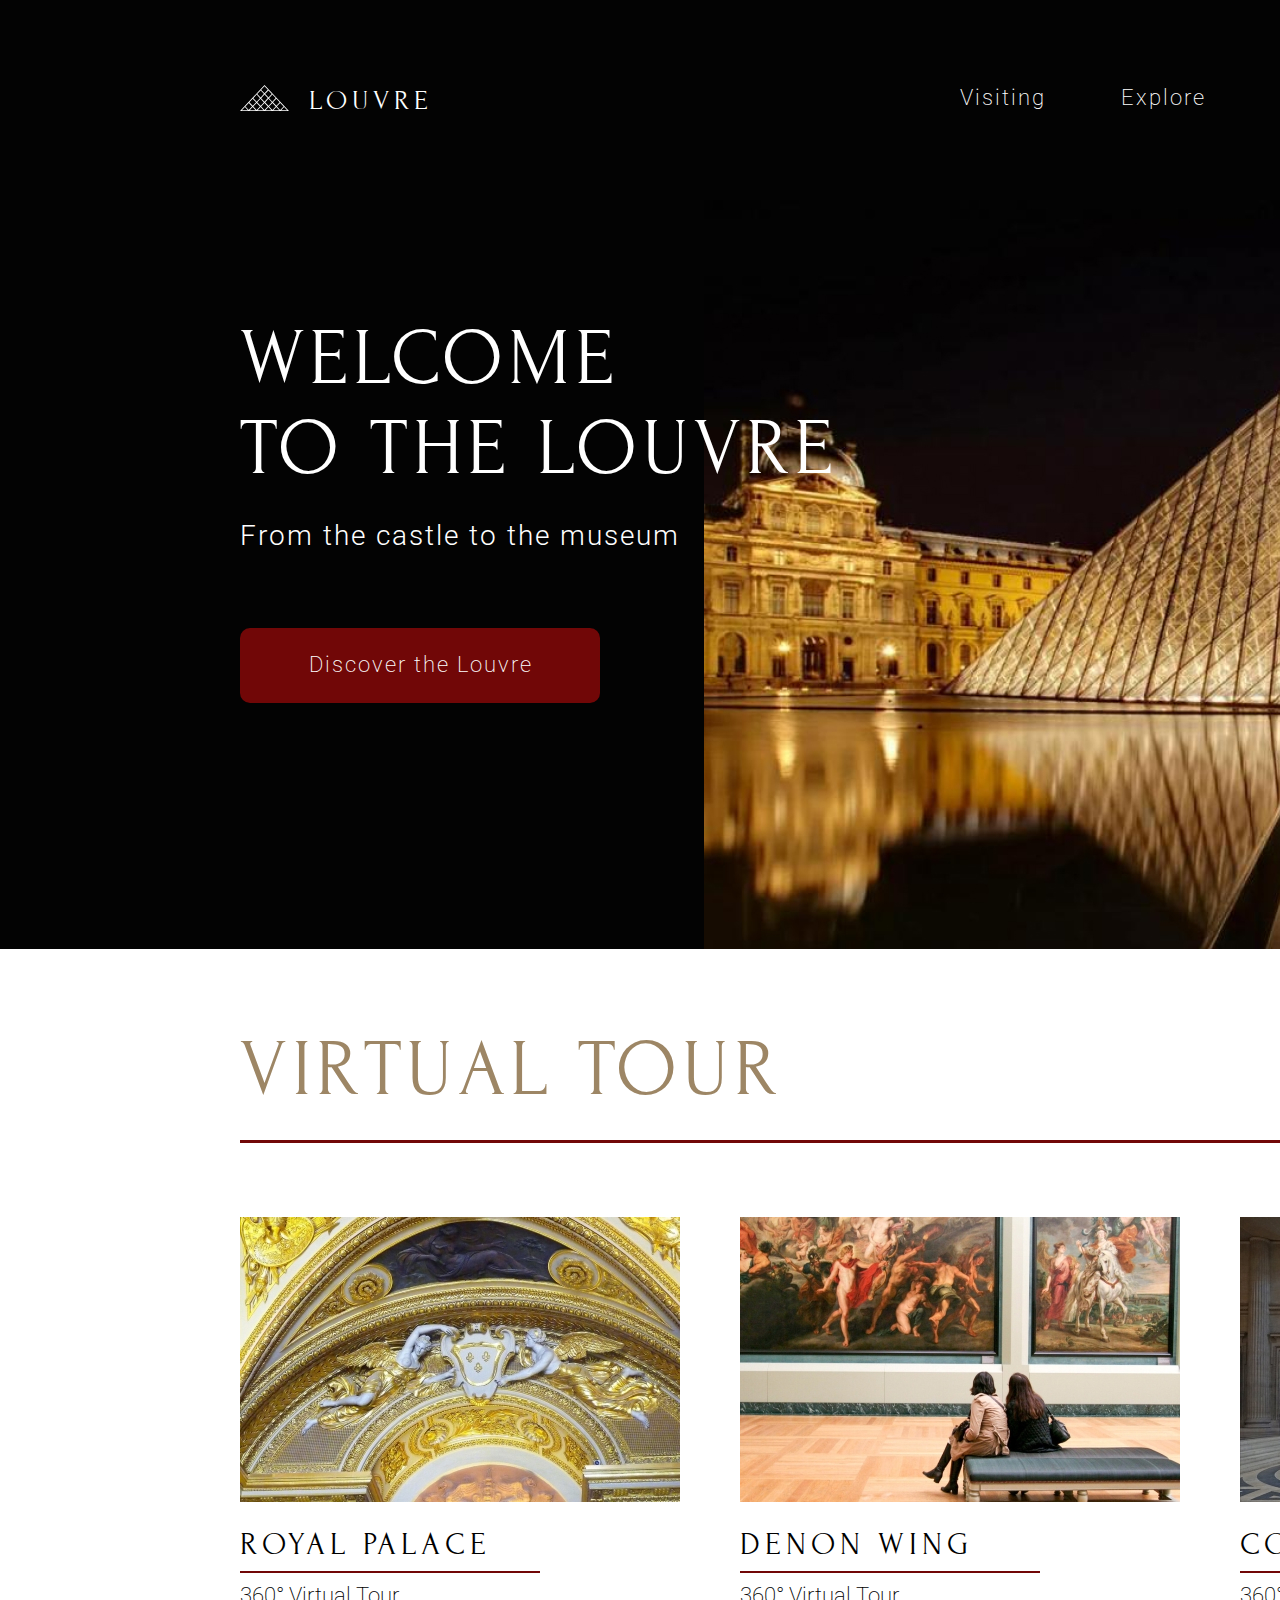
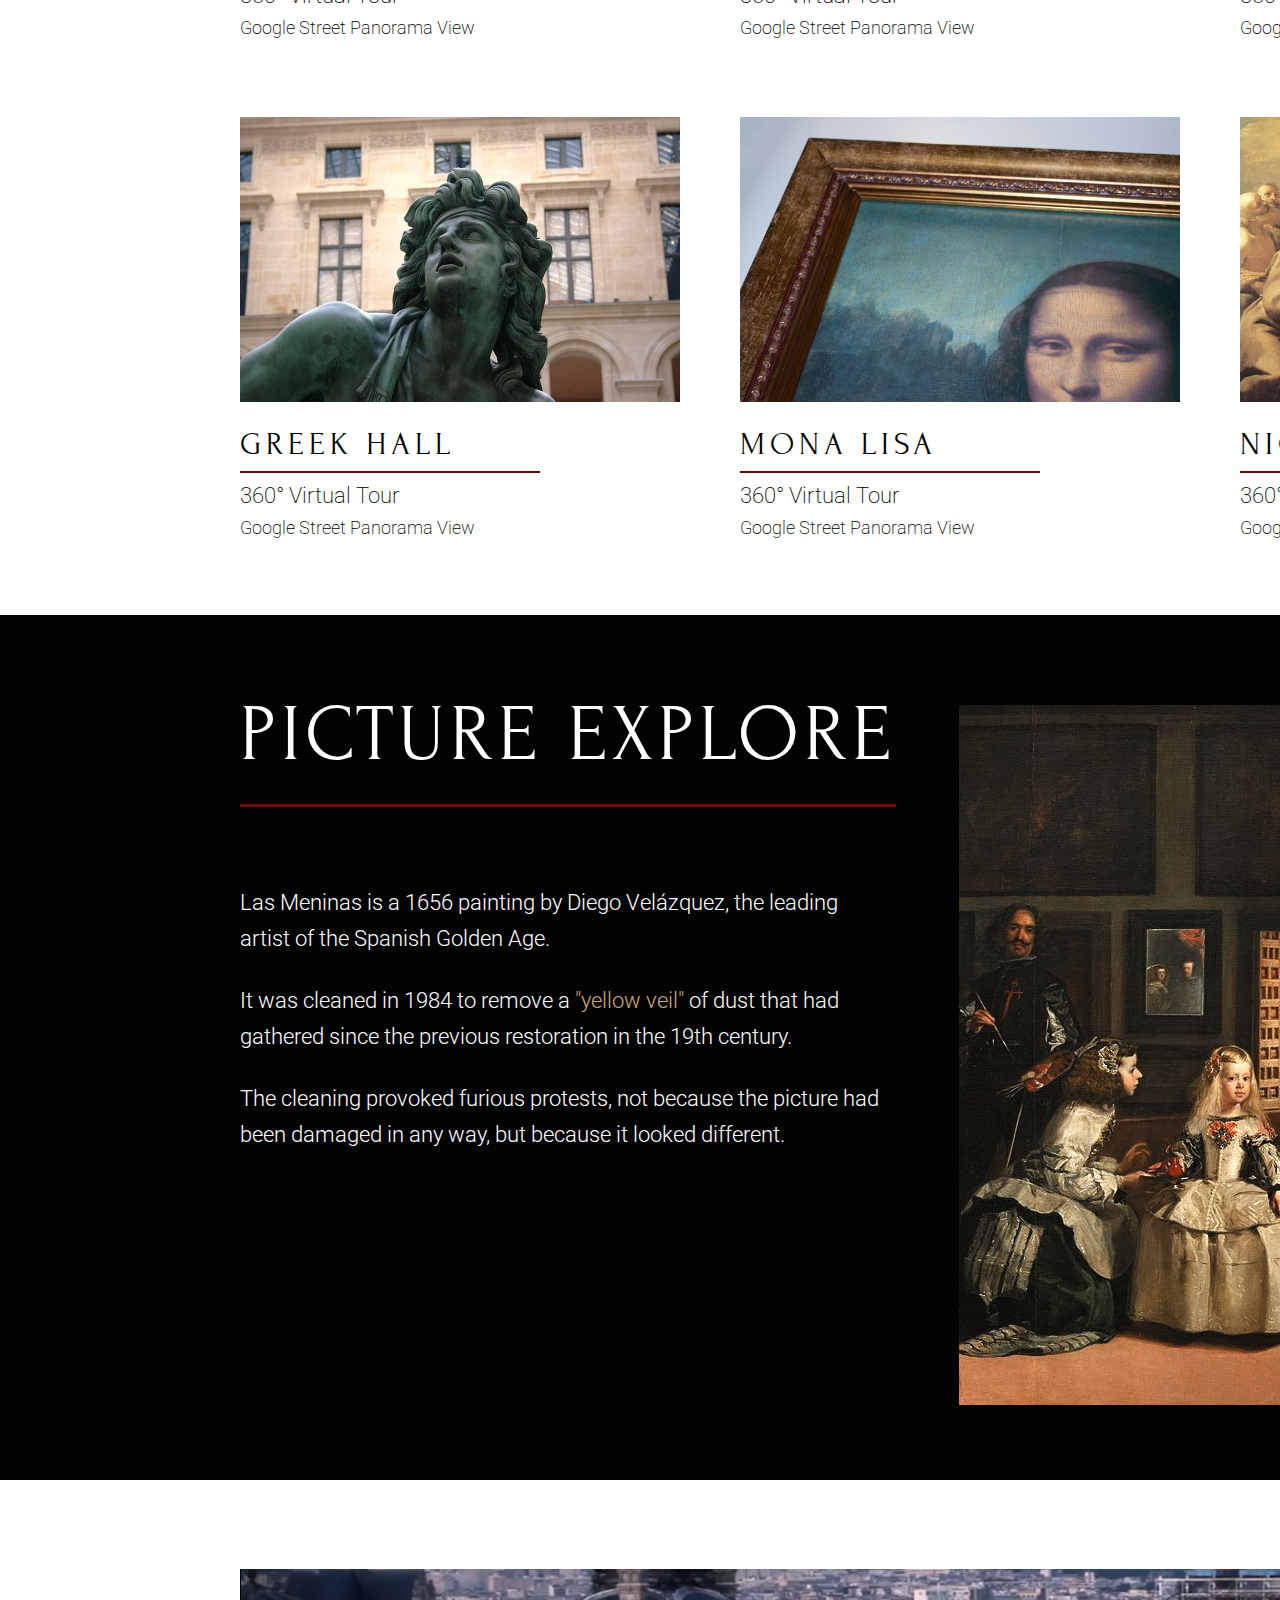
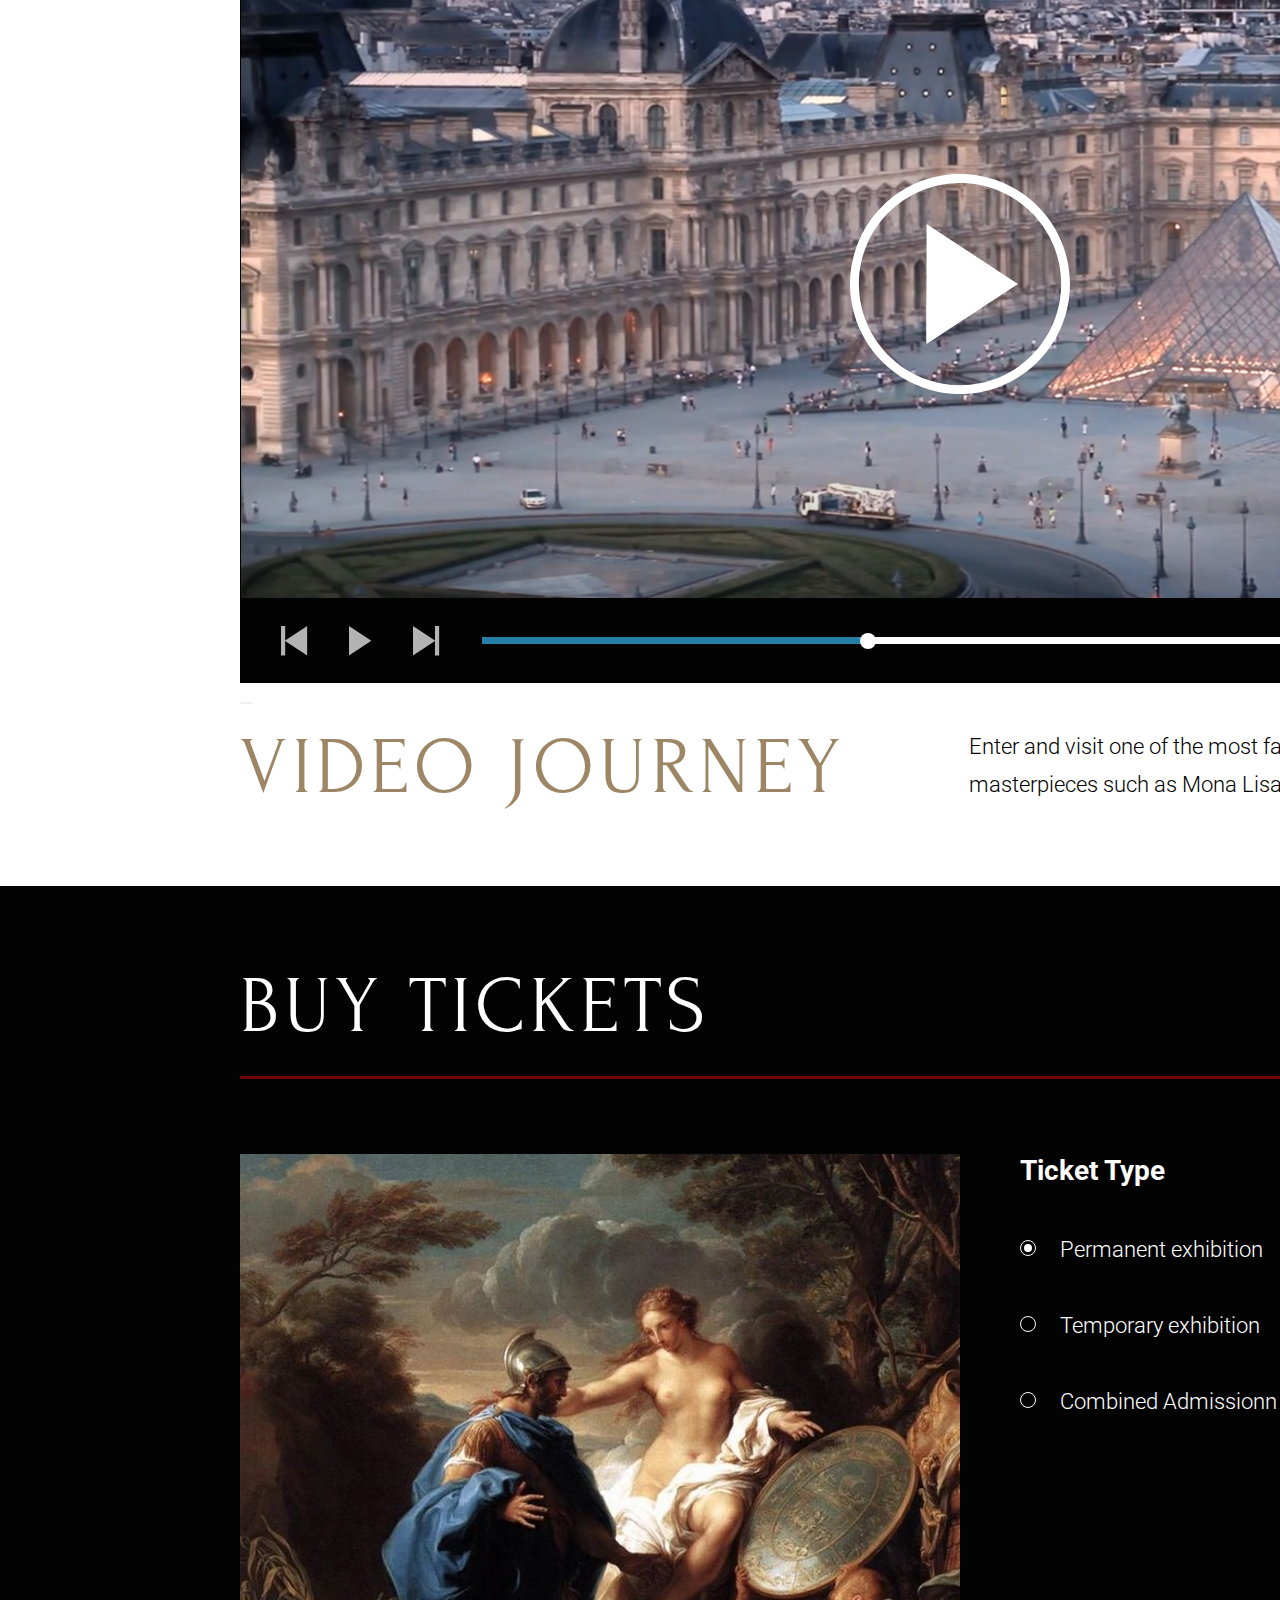
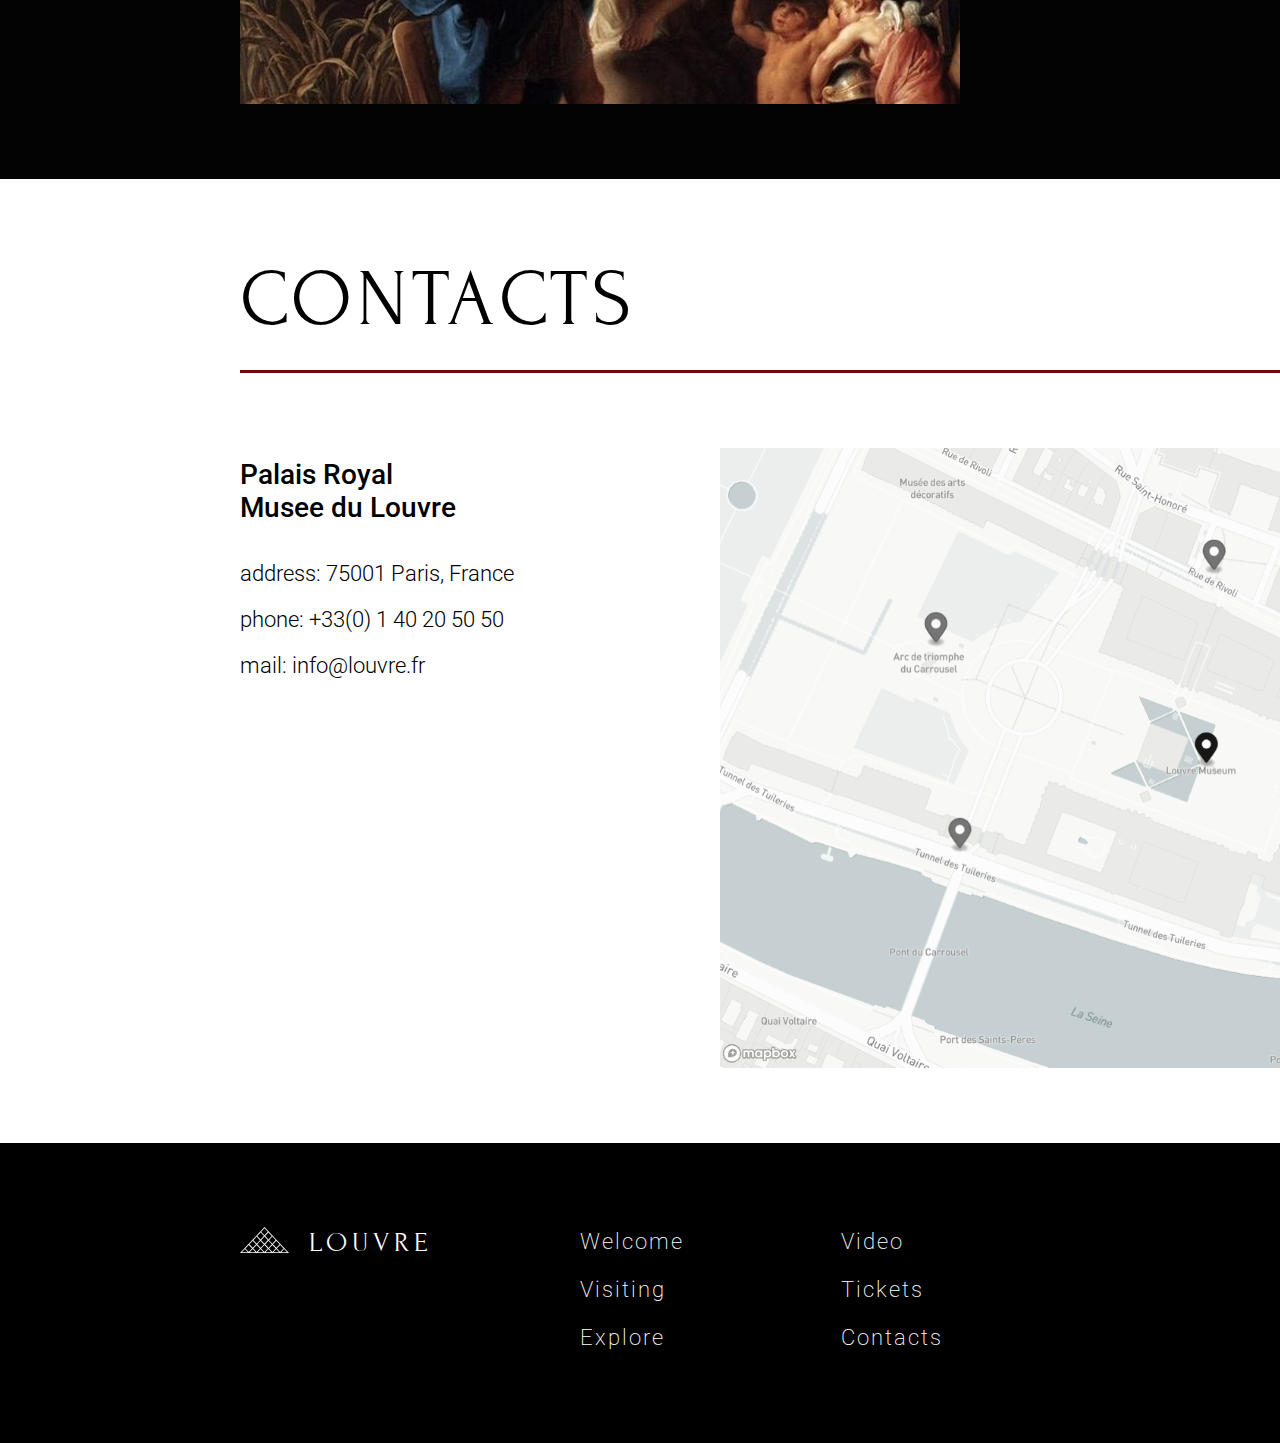
<file: museum/index.html>
<!DOCTYPE html>
<html lang="en">
<head>
  <meta charset="UTF-8">
  <meta http-equiv="X-UA-Compatible" content="IE=edge">
  <meta name="viewport" content="width=device-width, initial-scale=1.0">
  <link rel="preconnect" href="https://fonts.googleapis.com">
  <link rel="preconnect" href="https://fonts.gstatic.com" crossorigin>
  <link href="https://fonts.googleapis.com/css2?family=Forum&family=Roboto:ital,wght@0,100;0,300;0,400;0,500;0,700;0,900;1,100;1,300;1,400;1,500;1,700;1,900&display=swap" rel="stylesheet">
  <link rel="stylesheet" href="style.css"/>
  <link rel="icon" href="./assets/favicon.svg">
  <script src="./js/script.js"></script>
  <title>museum</title>
</head>
<body>
  <header class="header">
    <div class="wrapper">
      <div class="header__row">
        <div class="logo">
          <a class="logo__link" href="./index.html" aria-label="link to home page"><img class="logo__image" src="./assets/svg/logo.svg" alt="Site logo"></a>
          <h1 class="logo__title">
            <a class="logo__link" href="./index.html" aria-label="link to home page">louvre</a>
          </h1>
        </div>
        <nav class="menu">
          <ul class="menu__list">
            <li class="menu_item"><a href="#visiting" class="menu__link">visiting</a></li>
            <li class="menu_item"><a href="#explore" class="menu__link">explore</a></li>
            <li class="menu_item"><a href="#video" class="menu__link">video</a></li>
            <li class="menu_item"><a href="#tickets" class="menu__link">tickets</a></li>
            <li class="menu_item"><a href="#contacts" class="menu__link">contacts</a></li>
          </ul>
        </nav>
      </div>
    </div>
  </header>
  <main class="main">
    <section class="welcome-section" id="welcome">
      <div class="welcome-section__wrapper">
        <div class="welcome-section__left">
          <h2 class="welcome-section__header">welcome<br>to the louvre</h2>
          <p class="welcome-section__text">From the castle to the museum</p>
          <div class="welcome-section__div-button">
            <div class="welcome-section__button"><a href="https://www.google.com/maps/@48.8618159,2.3366818,3a,75y,81.55h,73.4t/data=!3m7!1e1!3m5!1sAF1QipOVxZQuSy3Bx9T_HpH_7FtBHDTXvI6SF-A10ocT!2e10!3e12!7i5472!8i2736">Discover the Louvre</a></div>
          </div>
        </div>
        </div>
    </section>
    <section class="visiting-section" id="visiting">
      <div class="wrapper">
          <h2 class="visiting-section__h">Virtual tour</h2>
          <div class="visiting-section__big-block">
            <div class="visiting-section__small-block">
              <img src="./assets/img/RoyalPalace.jpg" alt="Royal Palace">
              <h3 class="small-block_h"><a href="https://www.google.com/maps/@48.8606882,2.3356791,3a,90y,328.36h,87.55t/data=!3m7!1e1!3m5!1sAF1QipMZ9YgnArbwEIbTDANeSQYFu9gNqpW_2Sv8FBvY!2e10!3e12!7i4352!8i1815">Royal Palace</a></h3>
              <hr>
              <p class="small-block_p-one">360° Virtual Tour</p>
              <p class="small-block_p-two">Google Street Panorama View</p>
            </div>
            <div class="visiting-section__small-block">
              <img src="./assets/img/DenonWing.jpg" alt="Denon Wing">
              <h3 class="small-block_h"><a href="https://www.google.com/maps/@48.8563254,2.3352706,3a,75y,90t/data=!3m7!1e1!3m5!1sAF1QipNRj_CwP4coDMYdCHj6qHeBeJpI2VxU5BUsOX4F!2e10!3e12!7i11000!8i5500">Denon Wing</a></h3>
              <hr>
              <p class="small-block_p-one">360° Virtual Tour</p>
              <p class="small-block_p-two">Google Street Panorama View</p>
            </div>
            <div class="visiting-section__small-block">
              <img src="./assets/img/ColonnadePerrault.jpg" alt="Colonnade Perrault">
              <h3 class="small-block_h"><a href="https://www.google.com/maps/@48.8601723,2.3395439,3a,88.4y,322.04h,84.25t/data=!3m7!1e1!3m5!1sAF1QipNMZGQuEA-pAUvIG_eP_2f3gWTKZEJ6XLVJ-Pgb!2e10!3e12!7i10240!8i5120">Colonnade Perrault</a></h3>
              <hr>
              <p class="small-block_p-one">360° Virtual Tour</p>
              <p class="small-block_p-two">Google Street Panorama View</p>
            </div>
            <div class="visiting-section__small-block">
              <img src="./assets/img/Greekhall.jpg" alt="Greek hall">
              <h3 class="small-block_h"><a href="https://www.google.com/maps/@48.860183,2.3356156,3a,90y,177.69h,95.61t/data=!3m7!1e1!3m5!1sAF1QipP7uFZnTITRe-7AEVAgHAfqiCL-03gvBHcYWgF3!2e10!3e12!7i5472!8i2736">Greek hall</a></h3>
              <hr>
              <p class="small-block_p-one">360° Virtual Tour</p>
              <p class="small-block_p-two">Google Street Panorama View</p>
            </div>
            <div class="visiting-section__small-block">
              <img src="./assets/img/MonaLisa.jpg" alt="Mona Lisa">
              <h3 class="small-block_h"><a href="https://www.google.com/maps/@48.8598788,2.3355157,3a,82.2y,7.53h,94t/data=!3m7!1e1!3m5!1sAF1QipO1wkUUbyzpPjj-OR0mR5etZJT-xl-40XK8rDQ3!2e10!3e12!7i10240!8i5120">Mona Lisa</a></h3>
              <hr>
              <p class="small-block_p-one">360° Virtual Tour</p>
              <p class="small-block_p-two">Google Street Panorama View</p>
            </div>
            <div class="visiting-section__small-block">
              <img src="./assets/img/NightPalace.jpg" alt="Night Palace">
              <h3 class="small-block_h"><a href="https://www.google.com/maps/@48.8563254,2.3352706,3a,90y,21.26h,79.91t/data=!3m7!1e1!3m5!1sAF1QipPpGAowYatVyk3MMGnZAaQkYm2EUk-Dlca06SS5!2e10!3e12!7i11304!8i5652">Night Palace</a></h3>
              <hr>
              <p class="small-block_p-one">360° Virtual Tour</p>
              <p class="small-block_p-two">Google Street Panorama View</p>
            </div>
          </div>
      </div>
    </section>
    <section class="explore-section" id="explore">
      <div class="wrapper">
        <div class="explore-section__flex">
          <div class="explore-section__right">
            <h2 class="right__h">Picture explore</h2>
              <ul class="right__ul">
                <li>Las Meninas is a 1656 painting by Diego Velázquez, the leading</li>
                <li class="right__li">artist of the Spanish Golden Age.</li>
              </ul>
              <ul class="right__ul">
                <li>It was cleaned in 1984 to remove a <span class="pre_yellow">"yellow veil"</span> of dust that had</li>
                <li class="right__li">gathered since the previous restoration in the 19th century.</li>
              </ul>
              <ul class="right__ul">
                <li>The cleaning provoked furious protests, not because the picture had</li>
                <li class="right__li">been damaged in any way, but because it looked different.</li>
              </ul>
          </div>
          <div class="explore-section__left">
            <img src="./assets/img/PictureExplore.jpg" alt="Picture Explore.jpg">
          </div>
        </div>
      </div>
    </section>
    <section class="video-section" id="video">
      <div class="wrapper">
          <div class="relative">
          <img class="video__picture_img" src="./assets/video/video_picture.png" alt="video picture">
          <button class="video__picture_button"><img class="big_batton" src="./assets/svg/big_batton.svg" alt="big batton"></button>
          <button class="little_batton_left"><img src="./assets/svg/little_batton_left.svg" alt="little batton left"></button>
          <button class="small_batton"><img src="./assets/svg/small_batton.svg" alt="small batton"></button>
          <button class="little_batton_right"><img src="./assets/svg/little_batton_right.svg" alt="little batton right"></button>
          <button class="sound_batton"><img src="./assets/svg/sound_batton.svg" alt="sound batton"></button>
          <button class="frame_batton"><img src="./assets/svg/frame_batton.svg" alt="frame batton"></button>
          <input type="range" value="47" min="0" max="100" step="1" class="progress_q">
          <input type="range" value="42" min="0" max="100" step="1" class="progress_qq">
          <div class="video_picture_flex">
          <h2 class="video_picture_flex_h">Video journey</h2>
          <p class="video_picture_flex_p">Enter and visit one of the most famous museums in the world and enjoy<br> masterpieces such as Mona Lisa or Hammurabi's Code</p>
          </div>
      </div>
      </div>
    </section>
    <section class="tickets-section" id="tickets">
      <div class="wrapper">
        <div class="buy_tickets">
          <h2 class="buy_tickets_h">Buy tickets</h2>
        </div>


        <div class="tickets_flex">

          <img class="tickets_img" src="./assets/img/buy_tickets.jpg" alt="Buy Tickets">
          
          <div class="radio">
            <h4 class="radio_h">Ticket Type</h4>
            <label class="container">Permanent exhibition
              <input type="radio" checked="checked" name="radio">
              <span class="checkmark"></span>
            </label>
            <label class="container">Temporary exhibition
              <input type="radio" name="radio">
              <span class="checkmark"></span>
            </label>
            <label class="container">Combined Admissionn
              <input type="radio" name="radio">
              <span class="checkmark"></span>
            </label>
          </div>

          <div class="buy">
              <h4 class="amount">Amount</h4>
              <p class="basic">Basic 18+</p>
              <div class="border_button_one">
                <button class="dif_button" type="button" onclick="this.nextElementSibling.stepDown()">-</button>
                <input type="number" min="0" max="20" value="1" readonly class="number">
                <button class="dif_button" type="button" onclick="this.previousElementSibling.stepUp()">+</button>
              </div>
              <p class="senior">Senior 65+</p>
              <div class="border_button_two">
                <button class="dif_button" type="button" onclick="this.nextElementSibling.stepDown()">-</button>
                <input type="number" min="0" max="20" value="1" readonly class="number">
                <button class="dif_buttonn" type="button" onclick="this.previousElementSibling.stepUp()">+</button>
              </div>
                <p class="total">Total €220</p>
                  <button class="buy_now">Buy now</button>
          </div>

        </div>


      </div>
    </section>
    <section class="contacts-section" id="contacts">
      <div class="wrapper">
          <h2 class="contacts-section__h">contacts</h2>
          <div class="contacts-section_two">
          <div class="palais">
            <p class="palais_p">Palais Royal<br>Musee du Louvre</p>
            <p class="palais_adress">address: 75001 Paris, France</p>
            <p class="palais_tel">phone: +33(0) 1 40 20 50 50</p>
            <p class="palais_mail">mail: info@louvre.fr</p>
            <!-- <p class="palais_p">Palais Royal<br>Musee du Louvre</p>
            <p class="palais_adress"><address>adress: 75001 Paris, France</address></p>
            <p class="palais_tel"><tel>phone: +33(0) 1 40 20 50 50</tel></p>
            <p class="palais_mail"><a href="mailto:vlad@htmlbook.ru">mail: info@louvre.fr</a></p> -->
          </div>
          <img class="map_img" src="./assets/img/map.png" alt="map">
        </div>
      </div>
    </section>
  </main>
  <footer class="footer">
    <div class="wrapper">
      <div class="footer_flex">
        <div class="logo_position">
          <div class="logo">
            <a class="logo__link" href="./index.html" aria-label="link to home page"><img class="logo__image" src="./assets/svg/logo.svg" alt="Site logo"></a>
            <h5 class="logo__title">
              <a class="logo__link" href="./index.html" aria-label="link to home page">louvre</a>
            </h5>
          </div>
        </div>
          <nav class="footer__menu">
            <ul class="menu__list_ul"> 
              <li class="footer__menu_li"><a href="#welcome">Welcome</a></li>
              <li class="footer__menu_li"><a href="#visiting">Visiting</a></li>
              <li class="footer__menu_li"><a href="#explore">Explore</a></li>
            </ul>
            <ul class="menu__list_ul_two"> 
              <li class="footer__menu_li"><a href="#video">Video</a></li>
              <li class="footer__menu_li"><a href="#tickets">Tickets</a></li>
              <li class="footer__menu_li"><a href="#contacts">Contacts</a></li>
            </ul>
          </nav>
        <div class="footer__social">
          <ul class="footer__social_ul">
            <li class="footer__social_li"><a href="https://www.youtube.com/user/louvre" class="footer__social_a"><img src="./assets/svg/youtube.svg" alt="youtube"></a></li>
            <li class="footer__social_li"><a href="https://www.instagram.com/museelouvre/" class="footer__social_a"><img src="./assets/svg/instagram.svg" alt="instagram"></a></li>
            <li class="footer__social_li"><a href="https://www.facebook.com/museedulouvre" class="footer__social_a"><img src="./assets/svg/facebook.svg" alt="facebook"></a></li>
            <li class="footer__social_li"><a href="http://twitter.com/museelouvre" class="footer__social_a"><img src="./assets/svg/twitter.svg" alt="twitter"></a></li>
            <li class="footer__social_li"><a href="https://www.pinterest.fr/museedulouvre/" class="footer__social_a"><img src="./assets/svg/pinterest.svg" alt="pinterest"></a></li>
          </ul>
        </div>
    </div>
    </div>
  </footer>
</body>
</html>
</file>
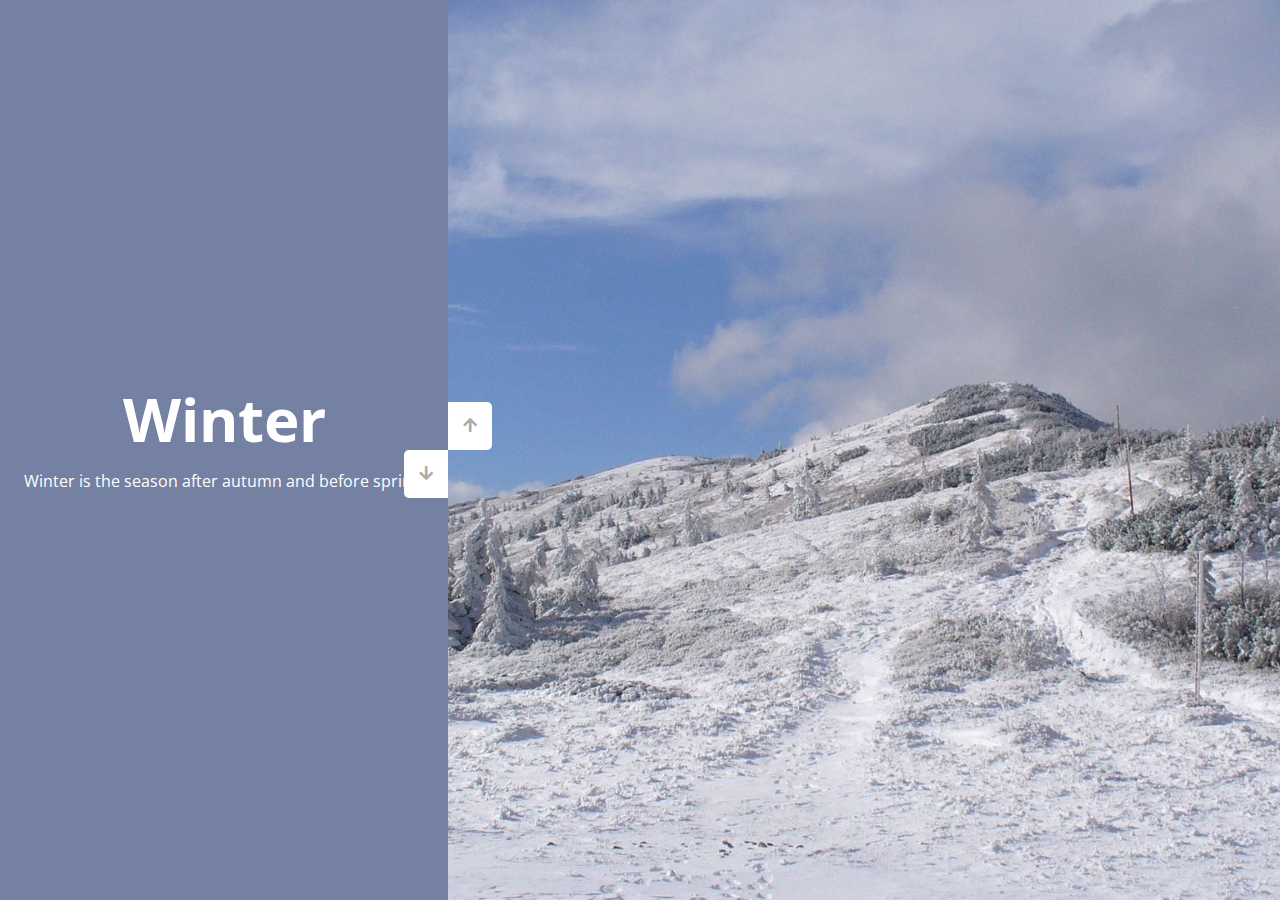
<file: vertical-slider.old/index.html>
<!doctype html>
<html lang="en">

  <head>
    <meta charset="UTF-8" />
    <meta name="viewport" content="width=device-width, initial-scale=1.0" />
    <link rel="stylesheet" href="https://cdnjs.cloudflare.com/ajax/libs/font-awesome/5.15.1/css/all.min.css" />
    <link rel="stylesheet" href="style.css" />
    <title>vertical-slider</title>
  </head>
  
  <body>

    <div class="slider-container">

      <div class="sidebar">
        <div style="background-color: #3C5A0B">
          <h1>Spring</h1>
          <p>Spring is the season after winter and before summer.</p>
        </div>
        <div style="background-color: #7dbcff">
          <h1>Summer</h1>
          <p>Summer is the season after spring and before autumn.</p>
        </div>
        <div style="background-color: #C96435">
          <h1>Autumn</h1>
          <p>Autumn is the season after summer and before winter.</p>
        </div>
        <div style="background-color: #7481A3">
          <h1>Winter</h1>
          <p>Winter is the season after autumn and before spring.</p>
        </div>
      </div>

      <div class="main-slide">
        <div style="background-image: url(./assets/img/winter.jpg)"></div>
        <div style="background-image: url(./assets/img/autumn.jpg)"></div>
        <div style="background-image: url(./assets/img/summer.jpg)"></div>
        <div style="background-image: url(./assets/img/spring.jpg)"></div>
      </div>

      <div class="action-buttons">
        <button class="down-button">
          <i class="fas fa-arrow-down"></i>
        </button>
        <button class="up-button">
          <i class="fas fa-arrow-up"></i>
        </button>
      </div>

    </div>

  </body> 

  <script src="./script.js"></script>

</html>
</file>
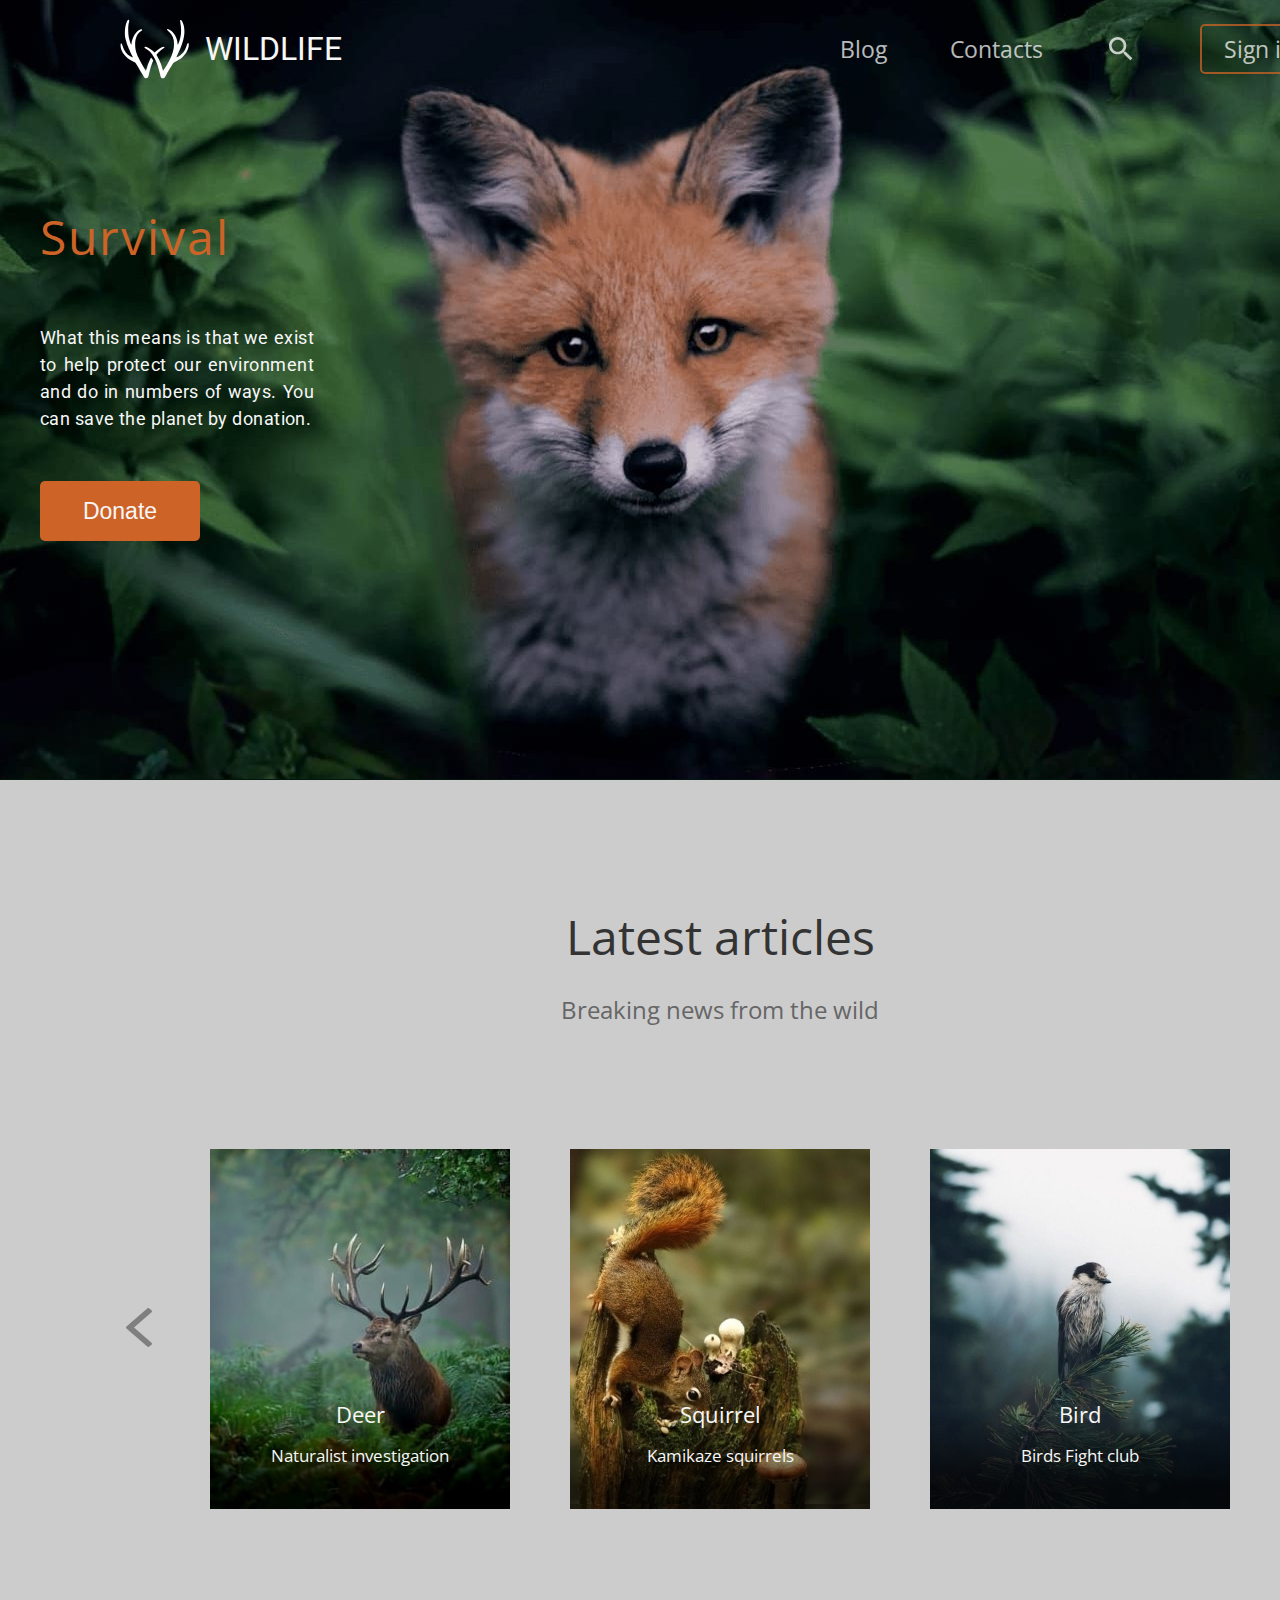
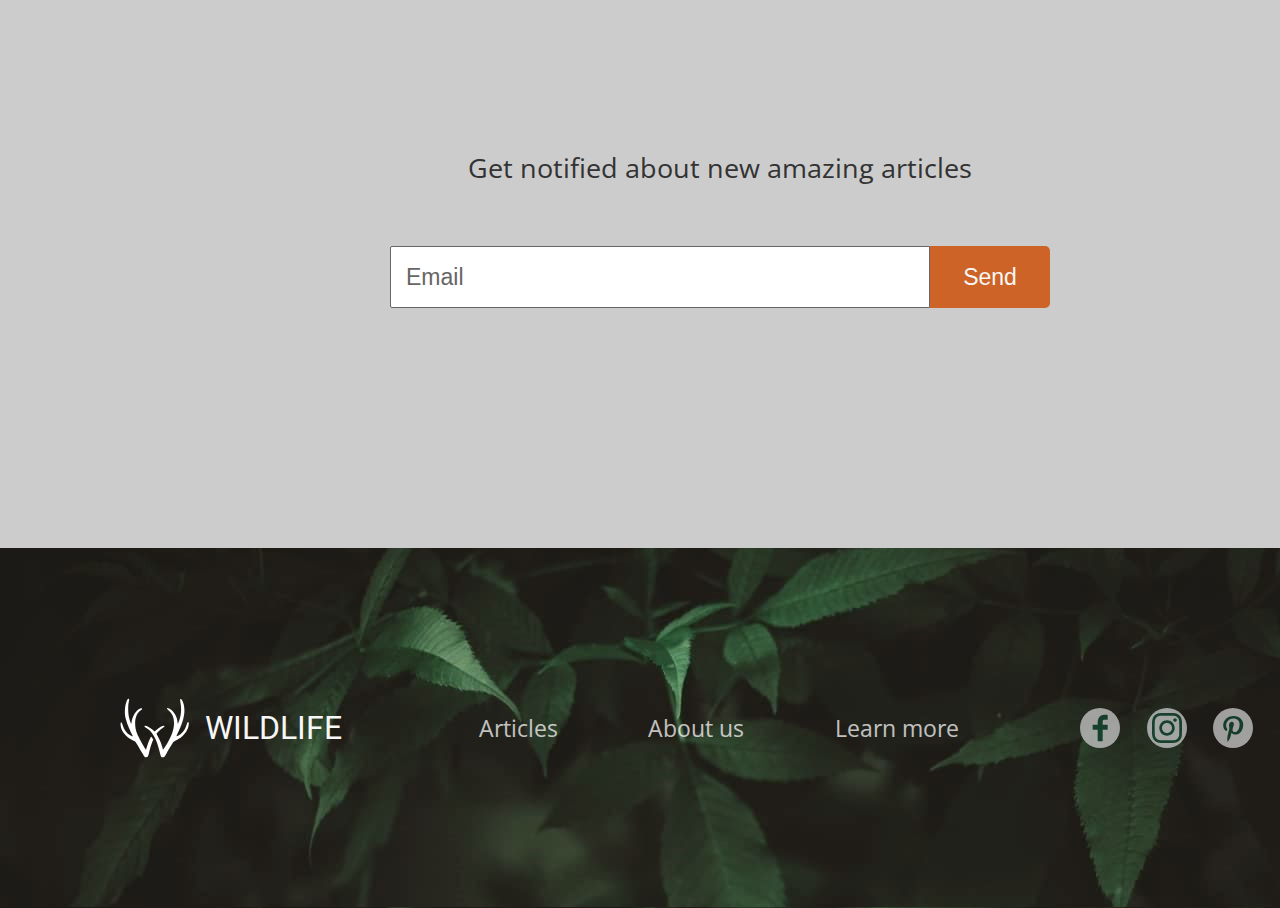
<file: wildlife/index.html>
<!DOCTYPE html>
<html lang="en">
<head>
    <meta charset="UTF-8">
    <meta http-equiv="X-UA-Compatible" content="IE=edge">
    <meta name="viewport" content="width=device-width, initial-scale=1.0">
    <link rel="stylesheet" href="./assets/css/style.css">
    <title>Wildlife</title>
</head>
<body>
    <header id="about" class="header">
        <div class="wrapper">
            <div class="header__row">
                <div class="logo">
                    <a class="logo__link" href="index.html" arial-label="Link to home page">
                        <img class="logo__image" src="./assets/images/logo.svg" alt="logotype">
                    </a>
                    <h1 class="logo__title">
                        <a class="logo__link" href="index.html" aria-label="Link to home page">wildlife</a>
                    </h1>
                </div>
                <nav class="menu">
                    <ul class="menu__list">
                        <li class="menu__item"><a href="#" class="menu__link">Blog</a></li>
                        <li class="menu__item"><a href="#" class="menu__link">Contacts</a></li>
                        <li class="menu__item menu__item_search"></li>
                        <li class="menu__item menu__item_sign-in"><button class="menu__link menu__link_btn">Sign in</button></li>
                    </ul>
                </nav>
            </div>
        </div>
    </header>
    <main class="main">
        <section class="survival">
            <div class="survival__bg">
                <div class="wrapper">
                    <div class="survival__content">
                        <h2 class="survival__caption">Survival</h2>
                            <p class="survival__text">What this means is that we exist to help protect our environment and do in numbers of ways. You can save the planet by donation.</p>
                            <button class="survival__donate btn">Donate</button>
                    </div>
                </div>
            </div>
        </section>
        <section id="#articles" class="articles">
            <div class="wrapper">
            <h2 class="articles__caption">Latest articles</h2>
            <p class="articles__subcaption">Breaking news from the wild</p>
            <div class="slider">
                <button class="slider__arrow slider_arrow_left">
                    <img src="./assets/images/arrow.svg" alt="Turn left slider">
                </button>
                <div class="slider__content">
                    <section class="card">
                        <div class="card__photo">
                            <img class="card__image" src="assets/images/deer.jpg" alt="Deer photo">
                        </div>
                        <h4 class="card__name">Deer</h4>
                        <p class="card__description">Naturalist investigation</p>
                    </section>
                    <section class="card">
                        <div class="card__photo">
                            <img class="card__image" src="assets/images/squirrel.jpg" alt="Squirrel">
                        </div>
                        <h4 class="card__name">Squirrel</h4>
                        <p class="card__description">Kamikaze squirrels</p>
                    </section>
                    <section class="card">
                        <div class="card__photo">
                            <img class="card__image" src="assets/images/bird.jpg" alt="Bird">
                        </div>
                        <h4 class="card__name">Bird</h4>
                        <p class="card__description">Birds Fight club</p>
                    </section>
                </div>
                <button class="slider__arrow slider__arrow_right">
                    <img src="./assets/images/arrow.svg" alt="Turn right slider">
                </button>
            </div>
            </div>
        </section>
        <section class="notified">
            <div class="wrapper">
                <h3 class="notified__caption">Get notified about new amazing articles</h3>
                <form class="form" action="#" method="POST">
                    <input class="form__input" type="email" placeholder="Email" pattern="[a-z0-9._%+-]+@[a-z0-9.-]+\.[a-z]{2,}$" required>
                    <button class="form__submit btn" type="submit">Send</button>
                </form>
            </div>
        </section>
    </main>
    <footer class="footer">
        <div class="wrapper">
            <div class="footer__row">
                <div class="logo">
                    <a class="logo__link" href="index.html" arial-label="Link to home page">
                        <img class="logo__image" src="./assets/images/logo.svg" alt="logotype">
                    </a>
                    <h2 class="logo__title">
                        <a class="logo__link" href="index.html" aria-label="Link to home page">wildlife</a>
                    </h2>
                </div>
                <nav class="menu">
                    <ul class="menu__list">
                        <li class="menu__item"><a href="#articles" class="menu__link">Articles</a></li>
                        <li class="menu__item"><a href="#about" class="menu__link">About us</a></li>
                        <li class="menu__item"><a href="#learn" class="menu__link">Learn more</a></li>
                    </ul>
                </nav>
                <ul class="socials">
                    <li class="socials__item"><a href="#" class="menu__link menu__link_fb" aria-label="Link to facebook"></a></li>
                    <li class="socials__item"><a href="#" class="menu__link menu__link_inst" aria-label="Link to instagram"></a></li>
                    <li class="socials__item"><a href="#" class="menu__link menu__link_pint" aria-label="Link to pinterest"></a></li>
                    <li class="socials__item"><a href="#" class="menu__link menu__link_teleg" aria-label="Link to telegram"></a></li>
                </ul>
            </div>
        </div>
    </footer>
</body>
</html>
</file>
<file: library/css/fonts.css>
@import url('https://fonts.googleapis.com/css2?family=Forum&family=Inter:wght@400;700&display=swap');
</file>
<file: library/css/style.css>
:root {
  --light-black: #0C0C0E;
  --black: #000000;
  --light-brown: #BB945F;
  --white: #FFFFFF;
  --grey: #8E8E8E;
}

*,
::after,
::before {
  box-sizing: border-box;
  margin: 0;
  padding: 0;
}

html {
  scroll-behavior: smooth; 
}

body {
  font-family: "Inter", sans-serif;
  font-size: 20px;
  overflow-x: hidden;
}

button {
  cursor: pointer;
}

.wrapper {
  max-width: 1440px;
  margin: 0 auto;
}

/* HEADER */

.header__wrapper {
  display: flex;
  justify-content: space-between;
  padding: 0 20px;
  background-color: var(--light-black);
}

.header__heading {
  color: var(--white);
  font-family: "Forum", sans-serif;
  font-size: 30px;
  font-style: normal;
  font-weight: 400;
  line-height: 50px;
  letter-spacing: 0.6px;
}

.header__container {
  display: flex;
  gap: 40px;
  margin: 1.67em 0 0 0;
}

.header__list {
  display: flex;
  gap: 30px;
  list-style: none;
}

.header__link {
  text-decoration: none;
  color: var(--white);
}

.header__link:hover {
  color: var(--light-brown);
  transition: 0.5s;
  text-decoration: underline;
}

.header__icon-profile-icon {
  display: block;
  cursor: pointer;
  position: relative;
  z-index: 2;
}

/* MAIN */

.section-heading {
  text-align: center;
  padding-top: 20px;
  color: var(--light-black);
  font-family: Forum;
  font-size: 40px;
  font-style: normal;
  font-weight: 400;
  line-height: 40px;
  letter-spacing: 2px;
  text-transform: capitalize;
}

.section-line {
  width: 50px;
  height: 1px;
  margin: 20px auto 49px auto;
  background: var(--light-black);
}

/* SECTION: welcome to the brooklyn library */

.welcome__wrapper {
  background: url(../assets/img/bg.png);
  background-size: cover;
  background-color: var(--light-black);
}

.welcome__container {
  padding-top: 220px;
  padding-bottom: 160px;
}

.welcome__paragraph {
  max-width: 600px;
  padding: 35px 40px;
  background-color: var(--black);
  color: var(--white);
  text-align: center;
  font-family: Forum;
  font-size: 40px;
  font-style: normal;
  font-weight: 400;
  line-height: 50px;
  letter-spacing: 3px;
  text-transform: uppercase;
}

/* SECTION: about */

.about__description {
  display: flex;
  justify-content: center;
}

.carousel {
  margin: 28px 20px;
  display: flex;
  justify-content: center;
  gap: 25px;
}

.carousel-pagination {
  display: flex;
  justify-content: center;
}

.carousel-pagination__substrate {
  cursor: pointer;
  width: 26px;
  height: 26px;
  margin-bottom: 31px;
  padding-top: 12px;
  padding-right: 12px;
  padding-left: 5px;
  padding-bottom: 25px;
}

.carousel-pagination__button {
  width: 16px;
  height: 16px;
  border-radius: 50%;
  background-color: var(--light-black);
}

.carousel-pagination__button:hover {
  background-color: #bb945f;
}

.carousel-pagination__button--active {
  background-color: var(--light-brown);
}

/* SECTION: favorites */

.favorites-wrapper {
  padding: 0px 20px;
}

.section-line-favorites {
  margin-bottom: 38px;
}

.favorites__paragraph {
  color: var(--black);
  font-style: normal;
  font-weight: 700;
  line-height: normal;
}

.favorites__seasons {
  display: flex;
  gap: 76px;
  margin-top: 20px;
  margin-bottom: 24px;
}

.favorites__multiple {
  cursor: pointer;
  padding-bottom: 15px;
  padding-right: 15px;
}

.favorites__multiple input {
  width: 0px;
}

.favorites__multiple label {
  display: flex;
  flex-direction: row-reverse;
  align-items: center;
  cursor: pointer;
  gap: 20px;
}

.favorites--circle {
  display: flex;
  justify-content: center;
  align-items: center;
  width: 17px;
  height: 17px;
  border-radius: 50%;
  border: 2px solid #000000;
}

.favorites--dt {
  display: none;
  width: 7px;
  height: 7px;
  background-color: #000000;
  border-radius: 50%;
}

.favorites__multiple input:checked + label .favorites--circle > .favorites--dt {
  display: block;
}

.favorites__multiple input:checked + label > .favorites__label {
  font-weight: 700;
}

.favorites__cards-winter {
  display: flex;
  justify-content: space-between;
  flex-wrap: wrap;
}

.favorite__card-items {
  max-width: 590px;
  margin-bottom: 40px;
  padding-right: 40px;
}

.favorite__card-items-wrapper {
  position: relative;
  min-height: 555px;
  background: var(--white);
  padding: 14px 169px 14px 20px;
  border: 1px solid var(--black);
}

.favorite__card-line {
  width: 60px;
  height: 1px;
  margin-bottom: 20px;
  background: var(--light-brown);
}

.favorite__card-title {
  font-family: "Forum", sans-serif;
  text-transform: capitalize;
  line-height: 200%;
  letter-spacing: 2px;
}

.favourite__card-title--div {
  margin-bottom: 20px;
  font-size: 15px;
  font-weight: 700;
  line-height: 266.667%;
  letter-spacing: 2px;
  text-transform: capitalize;
}

.favourite__card-title--span {
  font-size: 15px;
  font-weight: 700;
  line-height: 266.667%;
  letter-spacing: 2px;
  text-transform: uppercase;
}

.favourite__card-text {
  font-size: 15px;
  line-height: 266.667%;
  letter-spacing: 2px;
  text-transform: capitalize;
}

.favourite__card-button {
  position: absolute;
  cursor: pointer;
  width: 75px;
  height: 30px;
  left: 20px;
  bottom: 14px;
  text-align: center;
  font-size: 10px;
  font-weight: 700;
  letter-spacing: 1px;
  color: var(--light-black);
  background: var(--white);
  border-radius: 2px;
  border: 1px solid var(--light-black);
}

.favourite__card-button:hover {
  border: 1px solid var(--light-brown);
  border-radius: 2px;
  background: var(--light-brown);
  transition: 0.3s;
}

.favourite__card-button:disabled {
  position: absolute;
  cursor: default;
  width: 75px;
  height: 30px;
  left: 20px;
  bottom: 14px;
  border: 1px solid var(--light-brown);
  border-radius: 2px;
  background-color: var(--white);
  color: var(--light-brown);
  text-align: center;
  font-size: 10px;
  font-weight: 700;
  letter-spacing: 1px;
}

.favorite__card-img {
  position: absolute;
  right: -42px;
  bottom: -1px;
}

/* SECTION: coffee shop */

.coffee-shop__section-line {
  margin-bottom: 40px;
}

.coffee-shop__p {
  margin-bottom: 20px;
  color: var(--black);
  text-align: center;
  font-style: normal;
  font-weight: 400;
  line-height: 40px;
  letter-spacing: 2px;
  text-transform: lowercase;
}

.coffee-shop__p span {
  text-transform: uppercase;
}

.contacts__p1 {
  padding-top: 10px;
}

.contacts__p2 {
  padding-top: 57px;
}

.contacts__p3 {
  padding-top: 37px;
}

.contacts__p4 {
  padding-top: 37px;
}

.contacts__p5 {
  padding-top: 57px;
}

.contacts__p6 {
  padding-top: 37px;
}

.coffee-shop__menu {
  display: flex;
  justify-content: space-between;
  padding: 20px;
  margin-bottom: 20px;
}

.coffee-shop__menu-h {
  color: var(--light-brown);
  font-family: Forum;
  font-size: 40px;
  font-style: normal;
  font-weight: 400;
  line-height: 40px; /* 100% */
  letter-spacing: 2px;
  text-transform: capitalize;
}

.coffee-shop__menu-wrapper {
  display: flex;
}

.coffee-shop__menu-p {
  margin-top: 40px;
  margin-right: 60px;
  color: var(--black);
  font-family: Inter;
  font-size: 20px;
  font-style: normal;
  font-weight: 400;
  line-height: 40px; /* 200% */
  letter-spacing: 2px;
  text-transform: capitalize;
}


.coffee-shop__menu-line {
  margin-top: 59px;
  margin-right: 58px;
  width: 100px;
  height: 1px;
  background-color: var(--light-brown);
  margin-left: auto;
}

.coffee-shop__menu-price {
  margin-top: 40px;
  color: var(--black);
  font-family: Forum;
  font-size: 20px;
  font-style: normal;
  font-weight: 400;
  line-height: 40px; /* 200% */
  letter-spacing: 2px;
  text-transform: capitalize;
}

.coffee-shop__menu-h-right {
  margin-left: 145px;
}

.coffee-shop__menu-p-right1 {
  margin-left: 54px;
  margin-right: 0px;
}

.coffee-shop__menu-p-right2 {
  margin-left: 95px;
  margin-right: 0px;
}

.coffee-shop__menu-p-right3 {
  margin-left: 75px;
  margin-right: 0px;
}

.coffee-shop__menu-p-right4 {
  margin-left: 35px;
  margin-right: 0px;
}

.coffee-shop__menu-p-right6 {
  margin-left: 40px;
  margin-right: 0px;
}

/* SECTION: our contacts */

.contacts__container {
  display: flex;
  justify-content: space-between;
  margin: 0 20px;
}

.contacts__section-line {
  margin-bottom: 40px;
}

.contacts__texts {
  gap: 40px;
  color: var(--black);
  font-style: normal;
  font-weight: 400;
  /* line-height: 64px; */
  letter-spacing: 2px;
  text-transform: capitalize;
}

.contacts__texts a {
  color: var(--black);
  text-decoration: none;
}

.contacts__texts a:hover {
  color: var(--light-brown);
}

/* SECTION: digital library cards */

.library-card-wrapper {
  min-height: 614px;
}


.library-card__section-heading {
  margin-top: 35px;
}

.library-card__section-line {
  margin-bottom: 40px;
}

.library-card__container {
  display: flex;
  justify-content: space-between;
  align-items: center;
  align-items: flex-start;
  margin: 0px 20px;
}

.library-card__container-left {
  display: flex;
  flex-direction: column;
  align-items: center;
  width: 600px;
  height: 386px;
}

.library-card__container-right {
  display: flex;
  flex-direction: column;
  align-items: flex-end;
  width: 456px;
  height: 386px;
  gap: 20px;
}

.library-card__title {
  color: var(--black);
  font-family: "Inter", sans-serif;
  font-size: 30px;
  font-style: normal;
  font-weight: 400;
  line-height: normal;
  letter-spacing: 0.6px;
  margin-bottom: 30px;
}

.library-card__form {
  display: flex;
  flex-direction: column;
  align-items: center;
  gap: 20px;
  padding: 20px;
  padding-bottom: 27px;
  width: 600px;
  height: 386px;
  border: 3px solid var(--light-brown);
  box-shadow: 0px 4px 4px 0px rgba(0,0,0,.25);
}

.library-card__form-container-general {
  padding: 20px;
  background: var(--light-brown);
  width: 560px;
  height: 269px;
  color: var(--black);
  font-family: "Forum", sans-serif;
  font-size: 30px;
  font-style: normal;
  font-weight: 400;
  line-height: 50px;
  letter-spacing: 0.6px;
}

.library-card__form-title {
  line-height: 5px;
  margin-top: 19px;
}

.library-card__form-container-inputs {
  display: flex;
  flex-direction: column;
  align-items: center;
  gap: 25px;
  padding-top: 41px;
}

.library-card__form-container-inputs input {
  width: 520px;
  height: 67px;
  padding-left: 20px;
  border-radius: 10px;
}

.library-card__button-form {
  display: block;
  width: 242px;
  height: 44px;
  color: var(--light-black);
  font-weight: 700;
  background-color: var(--white);
}

.library-card__container-right {
  display: flex;
  flex-direction: column;
  align-items: flex-end;
  gap: 35px;
  width: 456px;
}

.library-card__get {
  color: var(--black);
  text-align: center;
  font-family: "Forum", sans-serif;
  font-size: 30px;
  font-style: normal;
  font-weight: 400;
  line-height: normal;
  letter-spacing: 0.6px;
}

.library-card__get-description {
  color: var(--black);
  text-align: right;
  font-family: "Inter", sans-serif;
  font-size: 20px;
  font-style: normal;
  font-weight: 400;
  line-height: 40px; /* 200% */
  letter-spacing: 0.4px;
}

.library-card__button-get {
  display: flex;
  gap: 20px;
}

.button-get {
  width: 75px;
  height: 30px;
  display: flex;
  align-items: center;
  justify-content: center;
  margin-top: auto;
  font-weight: 700;
  letter-spacing: 1px;
  font-size: 10px;
  border-radius: 0.2rem;
  background-color: var(--white);
  color: var(--black);
  border: 1px solid var(--black);
  cursor: pointer;
}

.library-card button:hover {
  background-color: var(--light-brown);
  border: none;
  transition: 0.5s;
}

/* FOOTER */

.footer {
  color: var(--white);
}

.footer-wrapper {
  min-height: 250px;
  background-color: var(--light-black);
}

.footer__basement {
  height: 140px;
  display: flex;
  justify-content: space-between;
  color: #FFF;
  font-family: "Inter", sans-serif;
  font-size: 15px;
  font-style: normal;
  font-weight: 400;
  line-height: 20px;
}

.footer-line {
  margin: -1px 20px;
  border-bottom: 1px solid var(--white);
}

.footer__basement-address address{
  padding-top: 20px;
  font-style: normal;
  padding-left: 20px;
}

.footer__basement-address a {
  text-decoration: none;
  color: var(--white)
}

.footer__basement-address ul {
  display: flex;
}

.footer__basement-address li {
  list-style: none;
  padding-left: 18px;
  padding-top: 18px;
}

.footer__basement-address a {
  list-style: none;
}

.svg {
  fill: #f5efdb;
  transition: fill 250ms cubic-bezier(0.4, 0, 0.2, 1);
}

.footer__basement-time li {
  list-style: none;
}

.footer__basement-time-p1 {
  padding: 20px 0px 0px 85px;
}

.footer__basement-time-p2 {
  padding: 0px 10px 0px 0px;
}

.footer__basement-time-p3 {
  padding: 10px 0px 0px 83px;
}

.footer__basement-time-p4 {
  padding: 0px 0px 0px 0px;
}

.footer__bottom {
  height: 110px;
  display: flex;
  justify-content: space-between;
  padding: 45px 0px 45px 22px;
}

address a:hover {
  color: var(--light-brown);
  transition: 0.5s;
  text-decoration: underline;
}

.footer__bottom-rss:hover {
  color: var(--light-brown);
  transition: 0.5s;
}

.footer__bottom-github:hover {
  color: var(--light-brown);
  transition: 0.5s;
}

.footer__bottom a {
  text-decoration: none;
  list-style: none;
  color: #FFF;
  text-align: center;
  font-family: Inter;
  font-size: 20px;
  font-style: normal;
  font-weight: 400;
  line-height: 20px; /* 100% */
  letter-spacing: 2px;
}

.footer__bottom-year {
  padding-right: 63px;
}

.footer__bottom-github {
  padding-right: 20px;
}

/* MEDIA GENERAL */

.m-header__button {
  cursor: pointer;
  display: none;
}

/* .m-header__div {
  margin: 0px 0px 8px 0px;
  display: block;
  width: 45px;
  height: 2px;
  background-color: var(--white);
} */

.m-about__carret {
  display: none;
}

.m-carousel-pagination__substrate {
  display: none;
}

.m-coffee-shop__p {
  display: none;
}

.m-favorite__card-items-hidden {
  display: none;
}

.m-favorite__card-items-visible {
  display: block;
}

/* MEDIA 1439 */

@media only screen and (max-width: 1439px) {
  .m-carousel__item-3 {
    display: none;
  }
}

/* MEDIA 1024 */

@media only screen and (max-width: 1024px) {
  .header__nav {
    position: absolute;
    top: -1000px;
  }
  .m-header__button {
    display: block;
  }
}



/* MEDIA 1220 */

@media only screen and (min-width: 1220px) {
  .carousel {
    display: none;
  }
  
  .about__carousel {
    display: none;
    }
  
    .about__carousel-pagination {
      display: none;
    }
  
    .carousel__container {
      display: none;
    }
  }






@media only screen and (max-width: 1220px) {

  .m-carousel__item-2 {
    display: none;
  }
  
  .m-carousel__item-3 {
    display: none;
  }

  .m-about__carret {
    display: block;
    background-color: transparent;
    border: none;
    outline: none;
    cursor: pointer;
  }
  
  .m-about__carret img {
    width: 30px;
    height: 30px;
    cursor: pointer;
    margin-top: 45px;
  }

  .m-carousel-pagination__substrate {
    display: block;
  }
}




/* MEDIA 960 */

@media only screen and (max-width: 960px) {
  .header__nav {
    position: absolute;
    top: -1000px;
  }
  .m-header__button {
    display: block;
  }
  .welcome__wrapper {
    background-image: linear-gradient(180deg, #0c0c0e 0%, #0c0c0e 0.01%, rgba(18, 18, 21, 0.1) 50%, transparent 50%, transparent 100%), url(../assets/img/welcome-tablet-bg.jpg);
  }

.about__description {
  margin-left: 42px;
  margin-right: 41px;
  text-align: center;
  line-height: 1.59;
}

.carousel {
  margin: 28px 75px;
  gap: 55px;
}

.carousel {
  margin-bottom: 12px;
}

.favorites__cards-winter {
  margin: 0px 68px;
}

  .coffee-shop__p {
    display: none;
}

.m-coffee-shop__p {
  display: block;
  margin-bottom: 20px;
  color: var(--black);
  text-align: center;
  font-style: normal;
  font-weight: 400;
  line-height: 40px;
  letter-spacing: 2px;
  text-transform: lowercase;
}

.m-coffee-shop__p span {
  text-transform: uppercase;
}

.m-Y {
  margin-top: 1px;
  margin-left: 9px;
}

.coffee-shop__menu {
  display: flex;
  flex-direction: row;
  justify-content: space-between;
  flex-wrap: wrap;
}

.m-coffee-shop__menu-block {
  margin: 41px 0px 0px 266px;
}

.contacts__container  {
  display: flex;
  flex-direction: row;
  justify-content: space-between;
  flex-wrap: wrap;
}

.m-contacts__div {
  margin-top: 107px;
  margin-left: 15px;
}

.library-card__container {
  display: flex;
  flex-direction: row;
  justify-content: space-between;
  flex-wrap: wrap;
  margin-left: 85px;
}

.library-card__container-right {
  width: 565px;
  justify-content: center;
  align-items: center;
  align-items: center;
  height: 350px;
}

.library-card__get {
  padding-top: 46px;
  padding-left: 36px;
}

.library-card__get-description {
  padding-top: 4px;
  padding-left: 33px;
  text-align: center;
}

.library-card__button-get {
  margin-left: 35px;
  margin-top: 5px;
}

.footer__bottom-year {
  padding-right: 5px;
}
}

/* MEDIA 768 */

@media only screen and (max-width: 768px) {
  .header__nav {
    position: absolute;
    top: -1000px;
  }
  .m-header__button {
    display: block;
  }
  .welcome__wrapper {
    background-image: linear-gradient(180deg, #0c0c0e 0%, #0c0c0e 0.01%, rgba(18, 18, 21, 0.1) 50%, transparent 50%, transparent 100%), url(../assets/img/welcome-tablet-bg.jpg);
  }

.about__description {
  margin-left: 42px;
  margin-right: 41px;
  text-align: center;
  line-height: 1.59;
}

.m-carousel__item-2 {
  display: none;
}

.m-carousel__item-3 {
  display: none;
}

.carousel {
  margin: 28px 75px;
  gap: 55px;
}

.m-about__carret {
  display: block;
  background-color: transparent;
  border: none;
  outline: none;
  cursor: pointer;
}

.m-about__carret img {
  width: 30px;
  height: 30px;
  cursor: pointer;
  margin-top: 45px;
}

.m-carousel-pagination__substrate {
  display: block;
}

.carousel {
  margin-bottom: 12px;
}

.favorites__cards-winter {
  margin: 0px 68px;
}

  .coffee-shop__p {
    display: none;
}

.m-coffee-shop__p {
  display: block;
  margin-bottom: 20px;
  color: var(--black);
  text-align: center;
  font-style: normal;
  font-weight: 400;
  line-height: 40px;
  letter-spacing: 2px;
  text-transform: lowercase;
}

.m-coffee-shop__p span {
  text-transform: uppercase;
}

.m-Y {
  margin-top: 1px;
  margin-left: 9px;
}

.coffee-shop__menu {
  display: flex;
  flex-direction: row;
  justify-content: space-between;
  flex-wrap: wrap;
}

.m-coffee-shop__menu-block {
  margin: 41px 0px 0px 266px;
}

.contacts__container  {
  display: flex;
  flex-direction: row;
  justify-content: space-between;
  flex-wrap: wrap;
}

.m-contacts__div {
  margin-top: 107px;
  margin-left: 16px;
}

.library-card__container {
  display: flex;
  flex-direction: row;
  justify-content: space-between;
  flex-wrap: wrap;
  margin-left: 85px;
}

.library-card__container-right {
  width: 565px;
  justify-content: center;
  align-items: center;
  align-items: center;
  height: 350px;
}

.library-card__get {
  padding-top: 46px;
  padding-left: 36px;
}

.library-card__get-description {
  padding-top: 4px;
  padding-left: 33px;
  text-align: center;
}

.library-card__button-get {
  margin-left: 35px;
  margin-top: 5px;
}

.footer__bottom-year {
  padding-right: 5px;
}

}

/* MEDIA 766 */

@media only screen and (max-width: 766px) {
  .carousel {
    margin: 28px 25px;
    gap: 25px;
}

.favorites__seasons {
  gap: 26px;
}

.m-coffee-shop__menu-block {
  margin: 41px 0px 0px 66px;
}

.m-contacts__div img {
  width: 366px;
  height: 266px;
}

.library-card__container {
  margin-left: 25px;
}

.m-favorite__card-items-hidden {
  display: block;
}

.m-favorite__card-items-visible {
  display: none;
}

}



/* Burger */
.m-header__button {
  margin-top: -12px;
	width: 45px;
	height: 45px;
	position: relative;
	z-index:2;
	overflow: hidden;
}

.m-header__button span {
	width: 45px;
	height: 2px;
	position: absolute;
	top: 50%;
	left: 50%;
	transform: translate(-50%, -50%);
	background-color: var(--white);
	transition: all 0.5s;
}

.m-header__button span:nth-of-type(2) {
	top: calc(50% - 9px);
}
.m-header__button span:nth-of-type(3) {
	top: calc(50% + 9px);
}

.m-header__button.active span:nth-of-type(1) {
  display: none;
}
.m-header__button.active span:nth-of-type(2) {
  top: 50%;
  transform: translate(-50%, 0%) rotate(45deg);  
}
.m-header__button.active span:nth-of-type(3) {
  top: 50%;
  transform: translate(-50%, 0%) rotate(-45deg); 
}

.m-header__nav {
	position: fixed;
	top: 0%;
	right: 0%;
  padding: 114px 107px 113px 107px;
  background: var(--black);
	transform: translateX(+100%);
	transition: transform 0.5s; 
}

.m-header__nav.active {
	transform: translateX(0);
}

.m-header__list {
  display: flex;
  align-items: center;
  flex-direction: column;
  gap: 57px;
}

.m-header__link {
  text-decoration: none;
  color: var(--white);
}

.m-header__nav li {
	list-style-type: none;
}

@media only screen and (max-width: 630px) {
  .library-card__form{
    width: 290px;
  }
  .library-card__form-title {
    font-size: 25px;
  }
  .library-card__form-container-general {
    width: 290px;
  }
  .library-card__form-container-inputs input {
    width: 280px;
  }

  .favorites__seasons {
    flex-direction: column;
  }

  .carousel__item {
    width: 200px;
    height: 300px;
  }

.favorites__multiple label {
  flex-direction: row;
}

  .carousel {
    gap: 0px;
    margin: 8px 5px;
  }

  .favorite__card-img {
    position: static;
    margin-bottom: 35px;
  }

.favorite__card-items {
  padding-right: 0px;
}

  .favorite__card-items-wrapper {
    padding: 14px 20px 14px 20px;
  }

.coffee-shop__menu-p {
  margin-right: 20px;
}

.m-coffee-shop__menu-block {
  margin: 0px 0px 0px 0px;
}

.m-contacts__div img {
  width: 286px;
  height: 186px;
}

.favorites-wrapper {
  padding-left: 0px;
  padding-right: 0px;
}

.favorites__cards-winter {
  margin: 0px 0px;
}

.library-card__get {
  padding-top: 220px;
}

.favorites__paragraph {
  padding-left: 5px;
}

.coffee-shop__menu {
  padding: 3px;
}

.coffee-shop__menu-h-right {
  margin-left: 85px;
}

.library-card__container-right {
  gap: 5px;
}

.favorites__multiple {
  padding-left: 5px;
  gap: 5px;
}

.favorites__seasons {
  gap: 0px;
}

.button-get {
  margin-bottom: 30px;
}

.footer__basement {
  margin-bottom: 20px;
}

.coffee-shop__menu-p-right1 {
  margin-left: 1px;
}

.coffee-shop__menu-p-right2 {
  margin-left: 1px;
}

.coffee-shop__menu-p-right3 {
  margin-left: 1px;
}

.coffee-shop__menu-p-right4 {
  margin-left: 1px;
}

.coffee-shop__menu-p-right6 {
  margin-left: 1px;
}

.welcome__paragraph {
  padding: 17px 20px;
}

.coffee-shop__menu-p {
  margin-right: 0px;
}

.coffee-shop__menu-line {
  margin-right: 5px;
}

.contacts__container {
  margin: 3px;
}

.footer {
  margin-top: 130px;
}

.library-card__container {
  margin-left: 3px;
}

.m-contacts__div {
  margin-left: 3px;
}

}

@media only screen and (max-width: 356px) {
  .footer__basement {
    margin-bottom: 60px;
  }
  .footer__bottom {
  height: 160px;
  }
}

@media only screen and (max-width: 280px) {
  .footer__basement {
    margin-bottom: 80px;
  }
  .footer__bottom {
  height: 160px;
  }

  .library-card__get {
    padding-top: 260px;
  }
}



/* ------------------------ part 3 ----------------------- */

@media (max-width: 1260px) {
.favorites-sticky {
    position: sticky;
    top: 0;
    z-index: 50;
    background-color: var(--white);
}
}

.winter-vis {
  display: block;
}

.spring-vis {
  display: none;
}

.summer-vis {
  display: none;
}

.autumn-vis {
  display: none;
}

@keyframes fadeIn {
  from {
    opacity: 1;
    visibility: visible;
  }
  25% {
    opacity: 0;
    visibility: hidden;
  }
  to {
    opacity: 1;
    visibility: visible;
  }
}

@keyframes fadeOut {
  from {
    opacity: 1;
    visibility: visible;
  }
  to {
    opacity: 0;
    visibility: hidden;
  }
}

.toggle-element {
  opacity: 0;
  animation: fadeIn 1s linear forwards;
}

.fadeOut {
  opacity: 0;
  animation: fadeOut 1s linear forwards;
}



.m-carousel__item-4 {
  display: none;
}

.m-carousel__item-5 {
  display: none;
}

.qcarousel {
  margin: 28px 2px;
  display: flex;
  justify-content: center;
  gap: 0px;
}

.qcarousel-pagination {
  display: flex;
  justify-content: center;
}

.qcarousel-pagination__substrate {
  cursor: pointer;
  width: 26px;
  height: 26px;
  margin-bottom: 31px;
  padding-top: 12px;
  padding-right: 12px;
  padding-left: 5px;
  padding-bottom: 25px;
}

.qcarousel-pagination__button {
  width: 16px;
  height: 16px;
  border-radius: 50%;
  background-color: var(--light-black);
}

.qcarousel-pagination__button:hover {
  background-color: #bb945f;
}

.qcarousel-pagination__button--active {
  background-color: var(--light-brown);
}

.qm-carousel__item-4 {
  display: none;
}

.qm-carousel__item-5 {
  display: none;
}

.qcarousel__container img {
  width: 400px;
  height: 510px;
}



.qcarousel__container {
  display: flex;
  gap: 20px;
  overflow: hidden;
  transition: transform 0.5s ease;
}

.qcarousel__item {
  flex: 0 0 33.33%;
  display: none;
}

.qcarousel__item.qm-carousel__item-1,
.qcarousel__item.qm-carousel__item-2,
.qcarousel__item.qm-carousel__item-3 {
  display: block;
}

.qcarousel__container.animate-left {
  animation: slideLeftx 0.25s ease;
}

.qcarousel__container.animate-right {
  animation: slideRightx 0.25s ease;
}

@keyframes slideLeftx {
  0% {
    transform: translateX(0);
  }
  100% {
    transform: translateX(-3%);
  }
}

@keyframes slideRightx {
  0% {
    transform: translateX(0);
  }
  100% {
    transform: translateX(3%);
  }
}





.carousel-item-slide-left {
  animation-name: slideLeft;
  animation-duration: 0.1s;
}

.carousel-item-slide-right {
  animation-name: slideRight;
  animation-duration: 0.1s;
}

@keyframes slideLeft {
  from {
    transform: translateX(0);
  }
  to {
    transform: translateX(-15%);
  }
}

@keyframes slideRight {
  from {
    transform: translateX(0);
  }
  to {
    transform: translateX(15%);
  }
}



@media only screen and (max-width: 1219px) {


  .qcarousel {
    display: none;
  }
  
  .qabout__carousel {
    display: none;
    }
  
    .qabout__carousel-pagination {
      display: none;
    }
  
    .qcarousel__container {
      display: none;
    }

    .qcarousel-pagination {
      display: none;
    }

    .qcarousel-pagination__substrate {
      display: none;
    }
  }





/* MADAL WINDOW */


.hideenq {
  display: none;
}


.drop-menu__hidden {
  display: none;
  }

.drop-menu__button_profile {
  display: none;
}

.drop-menu__button_log-out {
  display: none;
}



.drop-menu {
  position: absolute;
  top: 60px;
  right: 100px;
  width: 80px;
  height: 115px;
  background-color: var(--white);
  padding: 5px 4px;
  text-align: center;
  }


  @media only screen and (min-width: 1025px) {
    .drop-menu {
      position: absolute;
      top: 60px;
      right: 20px;
      width: 80px;
      height: 115px;
      background-color: var(--white);
      padding: 5px 4px;
      text-align: center;
      }
  }


  @media only screen and (min-width: 1500px) {
    .drop-menu {
      position: absolute;
      top: 60px;
left: 82.5%;
      width: 80px;
      height: 115px;
      background-color: var(--white);
      padding: 5px 4px;
      text-align: center;
      }
  }


.drop-menu__heading {
  color: #000;
  font-family: Inter;
  font-size: 13px;
  font-style: normal;
  font-weight: 700;
  line-height: 20px; /* 133.333% */
  text-align: center;
  }

.drop-line {
  width: 40px;
  height: 1px;
  background: #BB945F;
  margin-top: 4px;
  margin-bottom: 11px;
  margin-right: 15px;
  margin-left: 15px;
  }

.drop-menu__button {
  color: #000;
font-family: Inter;
font-size: 15px;
font-style: normal;
font-weight: 400;
line-height: 20px; /* 133.333% */
border: none;
background-color: var(--white);
margin-bottom: 8px;
}




/* SWITCH MODAL WINDOW */

.register__modal__register {
  display: none;
}

.register__modal__login {
  display: none;
}

.button-get-profile {
  display: none;
}

.button-get-sign {
  display: block;
}

.button-get-login {
  display: block;
}

.button-get-profile {
  display: none;
}

.svgimg {
  display: none;
}

.q {
  display: block;
}

.qq {
  display: block;
}

.qqq {
  display: none;
}

.qqqq {
  display: none;
}


.my-profile__modal {
  display: none;
}

.modal-buy-card__modal {
  display: none;
}










.overlay {
  position: fixed;
  top: 0;
  right: 0;
  left: 0;
  bottom: 0;
  z-index: 9000;
  display: flex;
  justify-content: center;
  align-items: center;
  background-color: rgba(142, 142, 142, .5);
}





.register__container {
  width: 250px;
  height: 382px;
  display: flex;
  margin: auto;
  background: #FFF;
}

.register__himg {
  display: flex;
  justify-content: space-between;
}

.register__himg img {
  padding-right: 13px;
  padding-top: 5px;
  cursor: pointer;
}

.register__title {
  color: #000;
  text-align: center;
  font-family: Forum;
  font-size: 20px;
  font-style: normal;
  font-weight: 400;
  line-height: 20px; /* 100% */
  letter-spacing: 0.4px;
  text-transform: uppercase;
  margin-left: 85px;
  padding-top: 20px;
}

.register__form {
  padding: 17px 0px 0px 25px;
}

.register__label {
  color: #000;
  text-align: center;
  font-family: Inter;
  font-size: 15px;
  font-style: normal;
  font-weight: 400;
  line-height: 20px; /* 133.333% */
  letter-spacing: 0.3px;
}

.register__input {
  width: 200px;
  height: 20px;
  flex-shrink: 0;
  margin-top: 15px;
  margin-bottom: 2px;
  border: 1px solid #BB945F;
  font-family: Inter;
font-size: 10px;
font-style: normal;
}

.register__button {
  margin-top: 13px;
  width: 75px;
height: 30px;
flex-shrink: 0;
color: #0C0C0E;
text-align: center;
font-family: Inter;
font-size: 10px;
font-style: normal;
font-weight: 700;
line-height: normal;
letter-spacing: 1px;
}

.register__modal-subtext {
  color: #000;
text-shadow: 0px 2px 3px rgba(255, 255, 255, 0.16);
font-family: Inter;
font-size: 10px;
font-style: normal;
font-weight: 400;
line-height: normal;
}

.register__modal-subref-link {
  color: #0C0C0E;
  text-align: center;
  font-family: Inter;
  font-size: 10px;
  font-style: normal;
  font-weight: 700;
  line-height: normal;
  letter-spacing: 1px;
  text-decoration-line: underline;
}




.login__container {
  width: 250px;
  height: 262px;
  display: flex;
  margin: auto;
  background: #FFF;
}

.login__himg {
  display: flex;
  justify-content: space-between;
}

.login__himg img {
  padding-right: 13px;
  padding-top: 5px;
  cursor: pointer;
}

.login-title {
  color: #000;
  text-align: center;
  font-family: Forum;
  font-size: 20px;
  font-style: normal;
  font-weight: 400;
  line-height: 20px; /* 100% */
  letter-spacing: 0.4px;
  text-transform: uppercase;
  margin-left: 97px;
  padding-top: 20px;
}

.login__form {
  padding: 17px 0px 0px 25px;
}

.login-label {
  color: #000;
  text-align: center;
  font-family: Inter;
  font-size: 15px;
  font-style: normal;
  font-weight: 400;
  line-height: 20px; /* 133.333% */
  letter-spacing: 0.3px;
}

.login-input {
  width: 200px;
  height: 20px;
  flex-shrink: 0;
  margin-top: 15px;
  margin-bottom: 2px;
  border: 1px solid #BB945F;
  font-family: Inter;
  font-size: 10px;
  font-style: normal;
}


.login__button {
  margin-top: 13px;
  width: 75px;
height: 30px;
flex-shrink: 0;
color: #0C0C0E;
text-align: center;
font-family: Inter;
font-size: 10px;
font-style: normal;
font-weight: 700;
line-height: normal;
letter-spacing: 1px;
}

.login__modal-subtext {
  color: #000;
text-shadow: 0px 2px 3px rgba(255, 255, 255, 0.16);
font-family: Inter;
font-size: 10px;
font-style: normal;
font-weight: 400;
line-height: normal;
}

.login__modal-subref-link {
  color: #0C0C0E;
  text-align: center;
  font-family: Inter;
  font-size: 10px;
  font-style: normal;
  font-weight: 700;
  line-height: normal;
  letter-spacing: 1px;
  text-decoration-line: underline;
}





.my-profile-container {
  width: 600px;
  height: 400px;
}

.modal_my-profile {
  display: flex;
}

.user-info {
  width: 170px;
  height: 403px;
  background-color: black;
}

.user-info__shortname {
  color: var(--light-brown);
  margin-top: 139px;
  margin-left: 45px;
  margin-right: 45px;
  padding: 28px;
  background-color: white;
  margin-bottom: 16px;
}

.user-info__fullname {
  background-color: white;
  margin-right: 25px;
  margin-left: 25px;
  margin-bottom: 43px;
  padding: 5px 15px 1px 15px;
} 

.profile-info {
  width: 430px;
  height: 403px;
  background-color: white;
  padding-left: 20px;
}

.profile-info-container {
  display: flex;
  color: #000;
text-align: center;
font-family: Forum;
font-size: 40px;
font-style: normal;
font-weight: 400 !important;
line-height: 20px; /* 50% */
letter-spacing: 0.8px;
text-transform: uppercase;
margin-top: 10px;
}

.profile-info__title {
  padding-top: 27px;
}

.profile-info-container img {
  margin-left: 162px;
}

.profile-info__stats {
display: flex;
}

.profile-info__stats-elem {
  margin-top: 39px;
  margin-right: 23px;
  display: flex;
  flex-direction: column;
  align-items: center;
  gap: 10px;
}

.statistics__amount_profile {
  color: #000;
text-align: center;
font-family: Inter;
font-size: 10px;
font-style: normal;
font-weight: 400;
line-height: 20px; /* 200% */
letter-spacing: 0.2px;
text-transform: capitalize;
margin-bottom: 18px;
}

.profile-info__rent-list-title {
  color: #0C0C0E;
text-align: center;
font-family: Inter;
font-size: 25px;
font-style: normal;
font-weight: 400;
line-height: 20px; /* 80% */
}

.profile-info__rent-list {
  margin-top: 26px;
  margin-left: 30px;
  color: #000;
  font-family: Inter;
  font-size: 20px;
  font-style: normal;
  font-weight: 400;
  line-height: 25px;
  letter-spacing: 2px;
  text-transform: capitalize;
}

.profile-info__card-wrapper {
  margin-top: 37px;
  display: flex;
  gap: 16px;
  
}

.copy-card-number {
  height: 23px;
}

.close_btn-point {
cursor: pointer;
}

.profile-info__card-number {
  color: var(--light-brown);
}







.modal-buy-card__modal-container {
  width: 640px;
  height: 540px;
}

.modal-buy-card-himg {
  display: flex;
  height: 60px;
  background-color: black;
  color: #FFF;
text-align: center;
font-family: Forum;
font-size: 40px;
font-style: normal;
font-weight: 400;
line-height: 20px; /* 50% */
letter-spacing: 0.8px;
text-transform: uppercase;
padding: 21px 19px 14px 137px;
}


.modal-title_buy-card {
  margin-right: 100px;
}

.buy-card__content {
  display: flex;
}

.buy-card__form {
  padding: 30px 40px 40px 35px;
  color: #000;
font-family: Inter;
font-size: 15px;
font-style: normal;
font-weight: 400;
line-height: 20px; /* 133.333% */
letter-spacing: 0.3px;
}

.buy-card__text {
  padding: 30px 35px 0px 0px;
  color: #8E8E8E;
font-family: Inter;
font-size: 15px;
font-style: normal;
font-weight: 400;
line-height: 20px; /* 133.333% */
letter-spacing: 2px;
  
}

.modal-input {
  border: 1px solid #BB945F;
  width: 200px;
  height: 20px;
  flex-shrink: 0;
}

.modal-input_short {
  width: 45px;
height: 20px;
flex-shrink: 0;
margin-top: 10px;
}

.modal-input1 {
  margin-top: 10px;
  margin-bottom: 10px;
}

.modal-input_short1 {
  margin-bottom: 10px;
  margin-right: 5px;
}

.modal-input_short3 {
margin-bottom: 20px;
}

.modal-inputq {
  margin-top: 10px;
  margin-bottom: 10px;
}

.button_buy-card {
  width: 75px;
height: 30px;
flex-shrink: 0;
margin-top: 10px;
margin-right: 20px;
}

.button_buy-card:hover {
  background-color: var(--light-brown);
}

.card-price {
  color: #0C0C0E;
font-family: Inter;
font-size: 20px;
font-style: normal;
font-weight: 700;
line-height: 20px; /* 100% */
letter-spacing: 2px;
text-transform: uppercase;
}

.buy-card__content {
  background-color: white;
}
</file>
<file: museum/style.css>
@import url('https://fonts.googleapis.com/css2?family=Forum&family=Roboto:ital,wght@0,100;0,300;0,400;0,500;0,700;0,900;1,100;1,300;1,400;1,500;1,700;1,900&display=swap');

:root {
  --dark: #000000;
  --light: #FFFFFF;
  --hover: #9D8665;
  --bg-dark: #030303;
  --dark-red: #710707;
  --font-gold: #9d8665;
}

*,
*::before,
*::after {
  box-sizing: border-box;
}

html {
  scroll-behavior: smooth;
}

body {
  font-family: Roboto, sans-serif;
  font-size: 22px;
}

body, ul, h1, h2, h3, h4, p {
  margin: 0;
  padding: 0;
}

a {
  color: inherit;
  text-decoration: none;
  outline: none;
}

button {
  border: none;
  outline: none;
}

ul {
  list-style-type: none;
}

.wrapper {
  margin: 0 auto;
  padding: 0 240px;
  width: 1920px;
  height: 100%;
  overflow: hidden;
}

h1 {
  font-family: 'Forum', cursive;
  font-size: 28px;
  font-weight: 400;
  color: var(--font-light);
  text-transform: uppercase;
}

h2 {
  font-family: 'Forum', cursive;
  font-size: 80px;
  font-weight: 400;
  text-transform: uppercase;
}

h3 {
  font-family: 'Forum', cursive;
  font-size: 32px;
  font-weight: 400;
  text-transform: uppercase;
}

h5 {
  font-family: 'Forum', cursive;
  font-size: 28px;
  font-weight: 400;
  color: var(--font-light);
  text-transform: uppercase;
}

.header {
  background: #030303;
}

.header__row {
  position: relative;
  display: flex;
  justify-content: space-between;
  width: 1440;
  height: 200px;
  z-index: 50;
}

.logo {
  display: flex;
  align-items: center;
  text-decoration: none;
  color: var(--light);
  letter-spacing: 5px;
  font-weight: normal;
}

.logo__title {
  padding-left: 20px;
}

.menu {
  width: 720px;
}

.menu__list {
  width: 100%;
  display: flex;
  justify-content: space-between;
  align-items: center;
}

.menu__link {
  padding-top: 85px;
  display: block;
  text-transform: capitalize;
  color: var(--light);
  font-size: 22px;
  font-weight: 200;
  letter-spacing: 2px;

  transition: color .3s linear;
}

.menu__link:hover {
  color: var(--hover);
}

.welcome-section {
  background: #030303;
}

.welcome-section__wrapper {
  margin: 0 auto;
  padding: 0 240px 0;
  width: 1920px;
  height: 100%;
  overflow: hidden;
  background-image: url(./assets/img/background.jpg);
  background-position: 704px 0px;
  background-repeat: no-repeat;
}

.welcome-section__left {
  padding-top: 114px;
  padding-bottom: 246px;
  color: var(--light);
}

.welcome-section__header {
  line-height: 90px;
  letter-spacing: 5px;
  text-transform: uppercase;
}

.welcome-section__text {
  padding-top: 25px;
  letter-spacing: 2px;
  font-size: 28px;
  font-weight: 300;
}

.welcome-section__div-button {
  padding-top: 76px;
}

.welcome-section__button {
  padding-left: 69px;
  padding-top: 24px;
  width: 360px;
  height: 75px;
  background: var(--dark-red);
  font-size: 22px;
  font-weight: 200;
  border-radius: 10px;
  letter-spacing: 2px;
  color: var(--light);
  cursor: pointer;

  transition: color .2s linear;
}

.welcome-section__button:hover {
  background: var(--hover);
}

.visiting-section__h {
  padding-top: 76px;
  padding-bottom: 50px;
  letter-spacing: 5px;
  color: var(--font-gold);
  border-bottom: 3px solid var(--dark-red);
  padding-bottom: 26px;
}

.visiting-section__big-block {
  width: 1440px;
  height: 1014px;
  padding-top: 14px;
  display: flex;
  flex-wrap: wrap;
  justify-content: space-between;
  margin-bottom: 58px;
}

.visiting-section__small-block {
  padding-top: 60px;
}

.small-block_h {
  padding-top: 19px;
  padding-bottom: 9px;
  letter-spacing: 5px;

  transition: color .5s linear;
}

.small-block_h:hover {
  color: var(--hover);
}

.small-block_p-one {
  padding-top: 10px;
  font-size: 22px;
  font-weight: 200;
}

.small-block_p-two {
  padding-top: 9px;
  font-size: 18px;
  font-weight: 200;
  padding-bottom: 14px;
}

hr {
  border: 1px solid var(--dark-red);
  width: 300px;
  display: block;
  margin: 0 0 0 0px;
  padding: 0 0px;
}

.explore-section {
  background: #030303;
}

.explore-section__flex {
  display: flex;
}

.explore-section__right {
  padding-top: 75px;
  color: var(--light);
  margin-bottom: 70px;
}

.right__h {
  letter-spacing: 5px;
  text-transform: uppercase;
  padding-bottom: 25px;
  margin-bottom: 83px;
  border-bottom: 3px solid var(--dark-red);
}

.right__ul {
  display: block;
  padding-bottom: 37px;
  font-weight: 300;
}

.right__li {
  display: block;
  padding-top: 11px;
}

.pre_yellow {
  color: #CAAA7D;
}

.explore-section__left {
  padding-left: 63px;
  padding-top: 90px;
  margin-bottom: 70px;
}

.video__picture_button {
  cursor: pointer;
}

.video__picture_img {
  display: block;
  background: var(--bg-dark);
  margin-top: 89px;
  padding-bottom: 85px;
  position: relative;
  z-index: 0.5;
}

.relative {
  position: relative;
}

.big_batton {
  position: absolute;
  top: 205px;
  left: 610px;
  z-index: 1;
  cursor: pointer;
}

.little_batton_left {
  position: absolute;
  top: 656px;
  left: 35px;
  z-index: 1;
  background: none;
  cursor: pointer;
}

.small_batton {
  position: absolute;
  top: 656px;
  left: 103px;
  z-index: 1;
  background: none;
  cursor: pointer;
}

.little_batton_right {
  position: absolute;
  top: 656px;
  left: 167px;
  z-index: 1;
  background: none;
  cursor: pointer;
}

.sound_batton {
  position: absolute;
  top: 656px;
  left: 1096px;
  z-index: 1;
  background: none;
  cursor: pointer;
}

.frame_batton {
  position: absolute;
  top: 653px;
  left: 1357px;
  z-index: 1;
  cursor: pointer;
  background: none;

  transition: color .2s linear;
}

.frame_batton:hover {
  color: #989898;
}

.progress_q {
  background: linear-gradient(to right, #2680A5 0%, #2680A5 47%, #fff 40%, #fff 100%);
  border: solid 0px #2680A5;
  border-radius: 0px;
  height: 7px;
  width: 820px;
  outline: none;
  transition: background 450ms ease-in;
  -webkit-appearance: none;

  position: absolute;
  top: 666px;
  left: 240px;
  z-index: 1;

  cursor: pointer;
}

.progress_q::-webkit-slider-thumb {
  width: 16px;
  height: 16px;
  border-radius: 50%;
  -webkit-appearance: none;
  cursor: ew-resize;
  background: var(--light);
}

.progress_qq {
  background: linear-gradient(to right, #2680A5 0%, #2680A5 47%, #fff 40%, #fff 100%);
  border: solid 0px #2680A5;
  border-radius: 0px;
  height: 7px;
  width: 155px;
  outline: none;
  transition: background 450ms ease-in;
  -webkit-appearance: none;

  position: absolute;
  top: 666px;
  left: 1159px;
  z-index: 1;

  cursor: pointer;
}

.progress_qq::-webkit-slider-thumb {
  width: 15px;
  height: 15px;
  border-radius: 50%;
  -webkit-appearance: none;
  cursor: ew-resize;
  background: var(--light);
}

.video_picture_flex {
  display: flex;
  justify-content: space-between;
  width: 1440px;
  height: 178px;
}

.video_picture_flex_h {
  padding-top: 15px;
  letter-spacing: 5px;
  text-transform: uppercase;
  color: var(--font-gold)
}

.video_picture_flex_p {
  font-family: Roboto;
  font-style: normal;
  font-weight: 300;
  padding-top: 20px;
  padding-right: 30px;
  line-height: 38px;
}

.tickets-section {
  background: var(--bg-dark);
  color: var(--light);
}

.buy_tickets_h {
  padding-top: 76px;
  padding-bottom: 24px;
  font-family: Forum;
  font-style: normal;
  font-weight: normal;
  font-size: 80px;
  line-height: 90px;
  letter-spacing: 5px;
  text-transform: uppercase;
  border-bottom: 3px solid var(--dark-red);
}




.tickets_flex {
  display: flex;
  justify-content: space-between;
}

.tickets_img {
  padding-top: 75px;
  padding-bottom: 75px;
  width: 720px;
}

.radio {
  width: 360px;
  padding-top: 75px;
  padding-left: 60px;
  font-family: Roboto;
  font-style: normal;
  font-weight: bold;
  font-size: 28px;
  line-height: 33px;
}

/* РАДИО */

.container {
  display: block;
  position: relative;
  padding-left: 40px;
  margin-bottom: 12px;
  margin-top: 50px;
  cursor: pointer;
  font-size: 22px;
  -webkit-user-select: none;
  -moz-user-select: none;
  -ms-user-select: none;
  user-select: none;

  font-family: Roboto;
  font-style: normal;
  font-weight: 300;
  font-size: 22px;
  line-height: 26px;
}

.container input {
  position: absolute;
  opacity: 0;
  cursor: pointer;
}

.checkmark {
  position: absolute;
  margin-left: 0px;
  margin-top: 3px;
  top: 0px;
  left: 0px;
  height: 16px;
  width: 16px;
  background-color: var(--dark);
  border-radius: 50%;
  border: 1px solid white;
}

.checkmark:after {
  content: "";
  position: absolute;
  display: none;
}

.container input:checked ~ .checkmark:after {
  display: block;
}

.container .checkmark:after {
 	top: 3px;
	left: 3px;
	width: 8px;
	height: 8px;
	border-radius: 50%;
	background: white;
}

/* */

.buy {
  width: 360px;
  padding-top: 73px;
  padding-left: 180px;
}

.amount {
  height: 30px;
  padding-left: 80px;
  padding-top: 1px;
  font-family: Roboto;
  font-style: normal;
  font-weight: bold;
  font-size: 28px;
  line-height: 33px;
}

.total {
  padding-left: 30px;
  padding-top: 50px;
  font-family: Roboto;
  font-style: normal;
  font-weight: bold;
  font-size: 28px;
  line-height: 33px;
  letter-spacing: 1px;
}

.basic {
  padding-left: 30px;
  padding-top: 16px;
}

.buy_now {
  padding-right: 5px;
  margin-left: 5px;
  margin-top: 50px;
  padding-top: 4px;
  width: 175px;
  height: 50px;
  background: var(--light);
  font-family: Roboto;
  font-style: normal;
  font-weight: 300;
  font-size: 22px;
  line-height: 26px;
  letter-spacing: 2px;
  color: var(--dark);
  text-transform: capitalize;
  cursor: pointer;
}

.buy_now:hover {
  background: var(--hover);
}

.senior {
  padding-left: 30px;
  padding-top: 35px;
}

/* КНОПКА */

.border_button_one {
  margin-top: 13px;
  margin-left: 30px;
  padding-top: 10px;
  padding-bottom: 10px;
  font-family: Roboto;
  font-style: normal;
  font-weight: 300;
  font-size: 22px;
  line-height: 26px;
  border: 2px solid var(--light);
  text-align: center;
}

.border_button_two {
  margin-top: 13px;
  margin-left: 30px;
  padding-top: 10px;
  padding-bottom: 10px;
  font-family: Roboto;
  font-style: normal;
  font-weight: 300;
  font-size: 22px;
  line-height: 26px;
  border: 2px solid var(--light);
  text-align: center;
}

.dif_buttonn {
  all: unset;
  text-align: center;

}

.dif_button {
  all: unset;
  text-align: center;

}

.number {
  all: unset;
  width: 3em;
  text-align: center;
}

.contacts-section__h {
  padding-top: 76px;
  width: 1440px;
  height: 194px;
  border-bottom: 3px solid var(--dark-red);
  font-family: Forum;
  font-style: normal;
  font-weight: normal;
  font-size: 80px;
  line-height: 90px;
  letter-spacing: 5px;
  text-transform: uppercase;
}

.contacts-section_two {
  display: flex;
  justify-content: space-between;
  padding-top: 75px;
  padding-bottom: 75px;
}

.palais {
  padding-bottom: 20px;
  width: 480px;
}

.map_img {
  width: 960px;
  height: 620px;
}

.palais_p {
  padding-top: 10px;
  font-family: Roboto;
  font-style: normal;
  font-weight: 500;
  font-size: 28px;
  line-height: 33px;
  color: #000000;
}

.palais_adress {
  padding-top: 37px;
  font-family: Roboto;
  font-style: normal;
  font-weight: 300;
  font-size: 22px;
  line-height: 26px;
  color: #000000;
}

.palais_tel {
  padding-top: 20px;
  font-family: Roboto;
  font-style: normal;
  font-weight: 300;
  font-size: 22px;
  line-height: 26px;
  color: #000000;
}

.palais_mail {
  padding-top: 20px;
  font-family: Roboto;
  font-style: normal;
  font-weight: 300;
  font-size: 22px;
  line-height: 26px;
  color: #000000;
}

.footer {
  background: var(--dark);
}

.footer_flex {
  display: flex;
  width: 1440px;
  height: 300px;
}

.logo_position {
  width: 190px;
  padding-top: 37px;
}




.footer__menu {
  display: flex;
  padding-top: 86px;
  padding-left: 150px;
}

.menu__list_ul {
  padding-right: 157px;
  padding-bottom: 20px;
}

.footer__menu_li {
  padding-bottom: 23px;
  text-transform: capitalize;
  color: var(--light);
  font-size: 22px;
  font-weight: 200;
  letter-spacing: 2px;

  transition: color .3s linear;
}

.footer__menu_li:hover {
  color: var(--hover);
}


.footer__social {
  display: flex;
  padding-left: 402px;
  padding-top: 162px;
  width: 585px;
}

.footer__social_ul {
  display: flex;
}

.footer__social_li {
  padding-right: 24px;
}
</file>
<file: vertical-slider.old/style.css>
@import url('https://fonts.googleapis.com/css?family=Open+Sans');

* {
  box-sizing: border-box;
  margin: 0;
  padding: 0;
}

body {
  height: 100vh;
  font-family: 'Open Sans', sans-serif;
}

.slider-container {
  position: relative;
  width: 100vw;
  height: 100vh;
  overflow: hidden;
}

.sidebar {
  position: absolute;
  height: 100%;
  width: 35%;
  top: 0;
  left: 0;
  transition: transform 0.5s ease-in-out;
}

.sidebar > div {
  flex-direction: column;
  align-items: center;
  justify-content: center;
  height: 100%;
  width: 100%;
  display: flex;
  color: #fff;
}

.sidebar h1 {
  margin-bottom: 10px;
  margin-top: -30px;
  font-size: 60px;
}

.main-slide {
  position: absolute;
  height: 100%;
  width: 65%;
  top: 0;
  left: 35%;
  transition: transform 0.5s ease-in-out;
}

.main-slide > div {
  height: 100%;
  width: 100%;
  background-repeat: no-repeat;
  background-size: cover;
  background-position: center center;
}

button {
  border: none;
  padding: 15px;
  font-size: 16px;
  color: #aaa;
  background-color: #fff;
  cursor: pointer;
}

button:hover { color: #222; }

button:focus { outline: none; }

.slider-container .action-buttons button {
  position: absolute;
  left: 35%;
  top: 50%;
  z-index: 100;
}

.slider-container .action-buttons .down-button {
  border-top-left-radius: 5px;
  border-bottom-left-radius: 5px;
  transform: translateX(-100%);
}

.slider-container .action-buttons .up-button {
  border-top-right-radius: 5px;
  border-bottom-right-radius: 5px;
  transform: translateY(-100%);
}
</file>
<file: wildlife/assets/css/style.css>
@import url('https://fonts.googleapis.com/css2?family=Roboto:ital,wght@0,100;0,300;0,400;0,500;0,700;0,900;1,100;1,300;1,400;1,500;1,700;1,900&display=swap');
@import url('https://fonts.googleapis.com/css2?family=Open+Sans:ital,wght@0,300;0,400;0,600;0,700;0,800;1,300;1,400;1,600;1,700;1,800&display=swap');

:root {
    --font-light: #F7F7F7;
    --orange-main: #CD6326;
    --orange-light: #E39128;
    --orange-dark: #8F5613;
    --header-bg: #02160B;
    --artnot-bg: #cccccc;
    --font-dark: #333333;
    --font-grey: #666666;
    --footer-bg: #181617;
}

*,
*::before,
*::after {
    box-sizing: border-box;
}

html {
    scroll-behavior: smooth;
}

body {
    font-family: Roboto, sans-serif;
}

body, ul, h1, h2, h3, h4, p {
    margin: 0;
    padding: 0;
    /* background: #000; */
}

a {
    color: inherit;
    text-decoration: none;
    outline: none;
}

button {
    border: none;
    outline: none;
}

ul {
    list-style-type: none;
}

.wrapper {
    margin: 0 auto;
    padding: 0 120px;
    width: 1440px;
    height: 100%;
    overflow: hidden;
}

.header, .survival {
    width: 100%;
    background: var(--header-bg);
}

.header {
    height: 79px;
}

.header__row {
    position: relative;
    top: 19px;
    display: flex;
    justify-content: space-between;
    align-items: center;
    width: 100%;
    height: 60px;
    z-index: 50;
}

.logo {
    display: flex;
    align-items: center;
}

.logo__link, .logo__image {
    width: 70px;
    height: 60px;
}

.logo__title {
    padding-left: 15px;
    color: var(--font-light);
    font-size: 32px;
    font-weight: 400;
    text-transform: uppercase;
}

.menu {
    width: 480px;
}

.menu__list {
    width: 100%;
    display: flex;
    justify-content: space-between;
    align-items: center;
}

.menu__item:not(:last-child) {
    margin-right: 60px;
}

.menu__link {
    width: 100%;
    height: 100%;
    display: block;
    color: var(--font-light);
    font-family: 'Open Sans', sans-serif;
    font-size: 23px;
    font-weight: 400;
}

.menu__item {
    opacity: .75;
}

.menu__item:hover {
    opacity: 1;
    transition: .2s;
}

.menu__item_search {
    width: 32px;
    height: 32px;
    background: url(../images/search_icon.svg) center no-repeat;
}

.menu__item_search:hover {
    cursor: pointer;
}

.menu__item_sign-in {
    width: 120px;
    text-align: center;
    background: transparent;
    border: 2px solid var(--orange-main);
    border-radius: 5px;
}

.menu__link_btn {
    padding: 7px 22px;
    background: none;
}

.menu__link_btn:hover {
    cursor: pointer;
    background: var(--orange-main);
}

.survival {
    height: 701px;
}

.survival__bg {
    width: 1440px;
    height: 779px;
    position: absolute;
    top: 0;
    left: 50%;
    transform: translateX(-50%);
    background: url(../images/survivalbg.jpg);
}

.survival__content {
    padding: 204px 0;
    max-width: 274px;
}

.survival__caption {
    color: var(--orange-main);
    font-family: 'Open Sans', sans-serif;
    font-size: 48px;
    font-weight: 400;
    letter-spacing: 2px;
}

.survival__text {
    padding: 55px 0 49px;
    color: var(--font-light);
    font-size: 18px;
    font-weight: 400;
    line-height: 27px;
    text-align: justify;
    letter-spacing: 0.45px;
}

.btn {
    background: var(--orange-main);
    font-size: 23px;
    font-weight: 400;
    color: var(--font-light);
    border-radius: 5px;
}

.btn:hover {
    cursor: pointer;
    background: var(--orange-light);
    transition: background .2s;
}

.btn:active {
    background: var(--orange-dark);
}

.survival__donate {
    width: 160px;
    height: 60px;
}

.articles {
    max-height: 728px;
}

.articles, .notified {
    background: var(--artnot-bg);
}

.articles__caption {
    padding: 124px 0 24px;
    color: var(--font-dark);
    font-family: 'Open Sans', sans-serif;
    font-size: 48px;
    font-weight: 400;
    text-align: center;
}

.articles__subcaption {
    padding-bottom: 123px;
    color: var(--font-grey);
    font-family: 'Open Sans', sans-serif;
    font-size: 24px;
    font-weight: 400;
    text-align: center;
}

.slider {
    max-width: 100%;
    max-height: 360px;
    display: flex;
    justify-content: space-between;
    align-items: center;
}

.slider__arrow {
    max-width: 30px;
    max-height: 70px;
    background: none;
    opacity: .75;
}

.slider__arrow_left {
    padding: 7px 2px 0;
}

.slider__arrow:hover {
    cursor: pointer;
    opacity: 1;
    transition: .2s;
}

.slider__arrow_right {
    padding: 0px 2px 0;
    transform: rotate(180deg);
}

.slider__content {
    max-width: 1020px;
    max-height: 360px;
    display: flex;
    justify-content: space-between;
}

.card {
    max-width: 300px;
    max-height: 360px;
    display: flex;
    flex-direction: column;
    position: relative;
}

.card:nth-child(2n) {
    margin: 0 60px;
}

.card__photo {
    width: 300px;
    height: 360px;
}

.card__image {
    width: 100%;
    height: 100%;
}

.card__name {
    position: absolute;
    bottom: 80px;
    left: 150px;
    transform: translateX(-50%);
    color: var(--font-light);
    font-family: 'Open Sans', sans-serif;
    font-size: 22px;
    font-weight: 400;
}

.card__description {
    width: 186px;
    position: absolute;
    bottom: 42px;
    left: 150px;
    transform: translateX(-50%);
    color: var(--font-light);
    font-family: 'Open Sans', sans-serif;
    font-size: 17px;
    font-weight: 400;
    text-align: center;
}

.notified {
    padding-bottom: 240px;
    max-height: 640px;
}

.notified__caption {
    padding: 241px 0 60px;
    color: var(--font-dark);
    font-family: 'Open Sans', sans-serif;
    font-size: 27px;
    font-weight: 400;
    text-align: center;
}

.form {
    margin: 0 auto;
    width: 660px;
    height: 62px;
    display: flex;
}

.form__input {
    padding: 0 15px;
    width: 540px;
    height: 100%;
    outline: none;
    font-size: 23px;
    border: 1px solid var(--font-grey);
    border-radius: 2px;
    border-bottom-right-radius: 0;
    border-top-right-radius: 0;
}

.form__input::placeholder {
    color: var(--font-grey);
    font-size: 23px;
    font-weight: 400;
}

.form__submit {
    width: 120px;
    height: 100%;
    border-top-left-radius: 0;
    border-bottom-left-radius: 0;
}

.footer {
    max-height: 360px;
    background: var(--footer-bg);
}

.footer > .wrapper {
    padding: 150px 0;
    background: url(../images/footer-bg.jpg);
}

.footer__row {
    margin: 0 auto;
    display: flex;
    justify-content: space-between;
    width: 1200px;
    height: 60px;
}

.footer__row > .menu {
    margin-left: 15px;
    width: 480px;
    height: 100%;
    line-height: 60px;
}

.socials {
    padding-top: 20px;
    width: 240px;
    height: 40px;
    display: flex;
    justify-content: space-between;
    align-items: center;
}

.socials__item {
    display: flex;
    justify-content: center;
    align-items: center;
    width: 40px;
    height: 40px;
    background: var(--artnot-bg);
    border-radius: 50%;
    opacity: .75;
}

.socials__item:hover {
    cursor: pointer;
    opacity: 1;
    transition: opacity .2s;
}

.menu__link {
    width: 100%;
    height: 100%;
    display: block;
}

.menu__link_fb {
    background: url(../images/fb.svg) center no-repeat;
}
.menu__link_inst {
    background: url(../images/inst.svg) center no-repeat;
}
.menu__link_pint {
    background: url(../images/pint.svg) center no-repeat;
}
.menu__link_teleg {
    background: url(../images/teleg.svg) center no-repeat;
}
</file>
